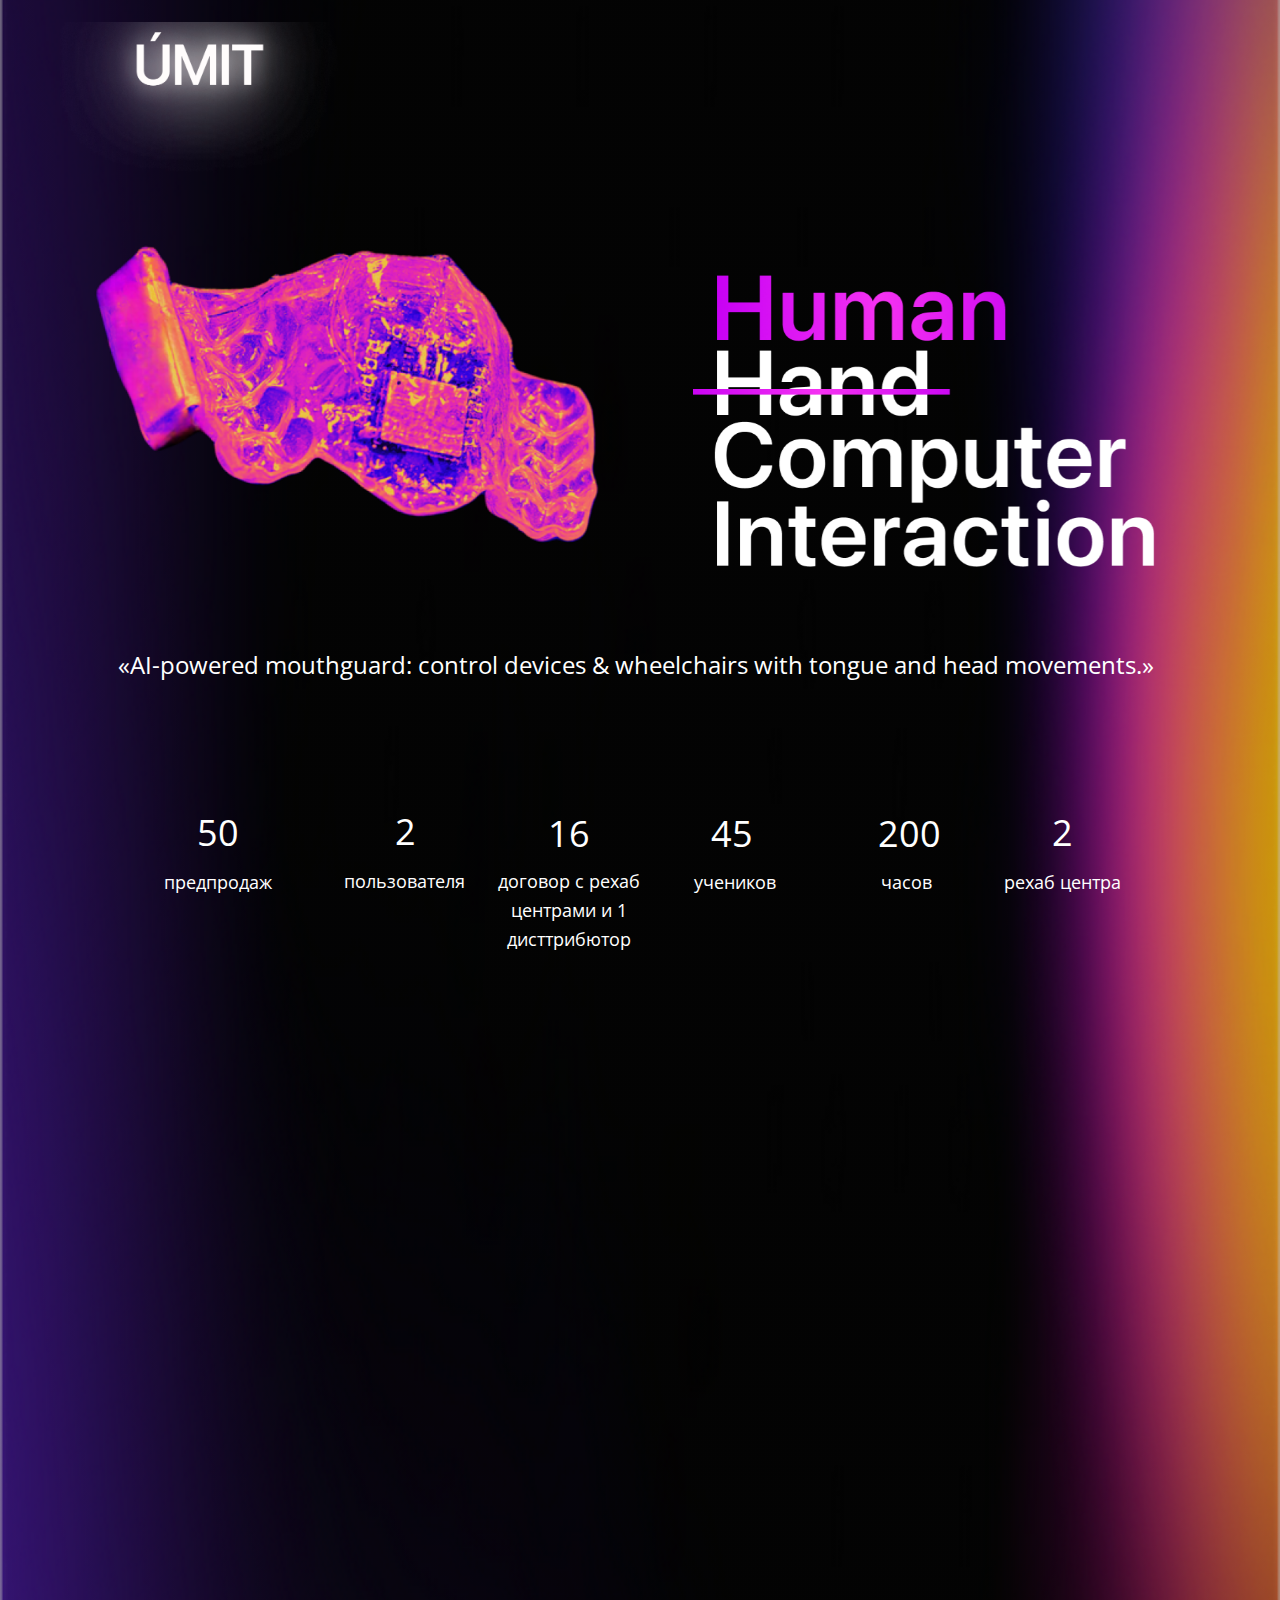
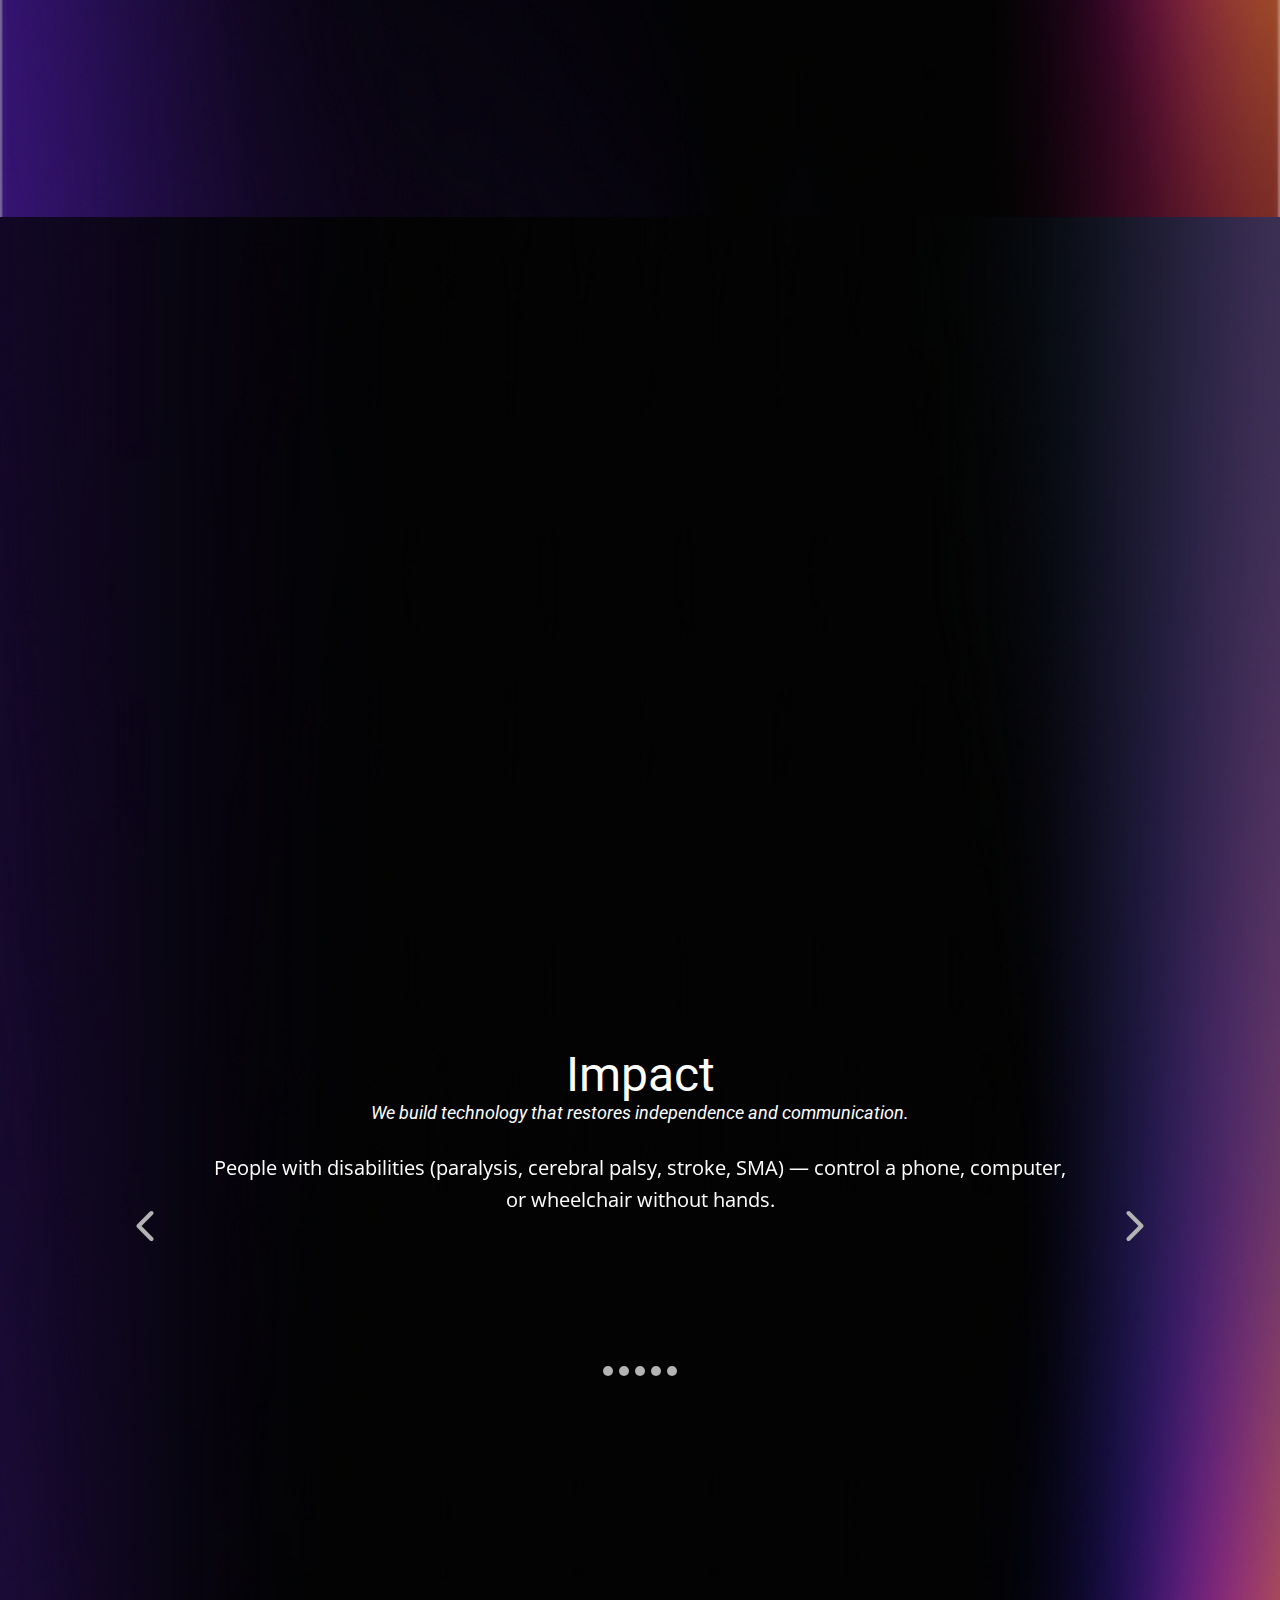
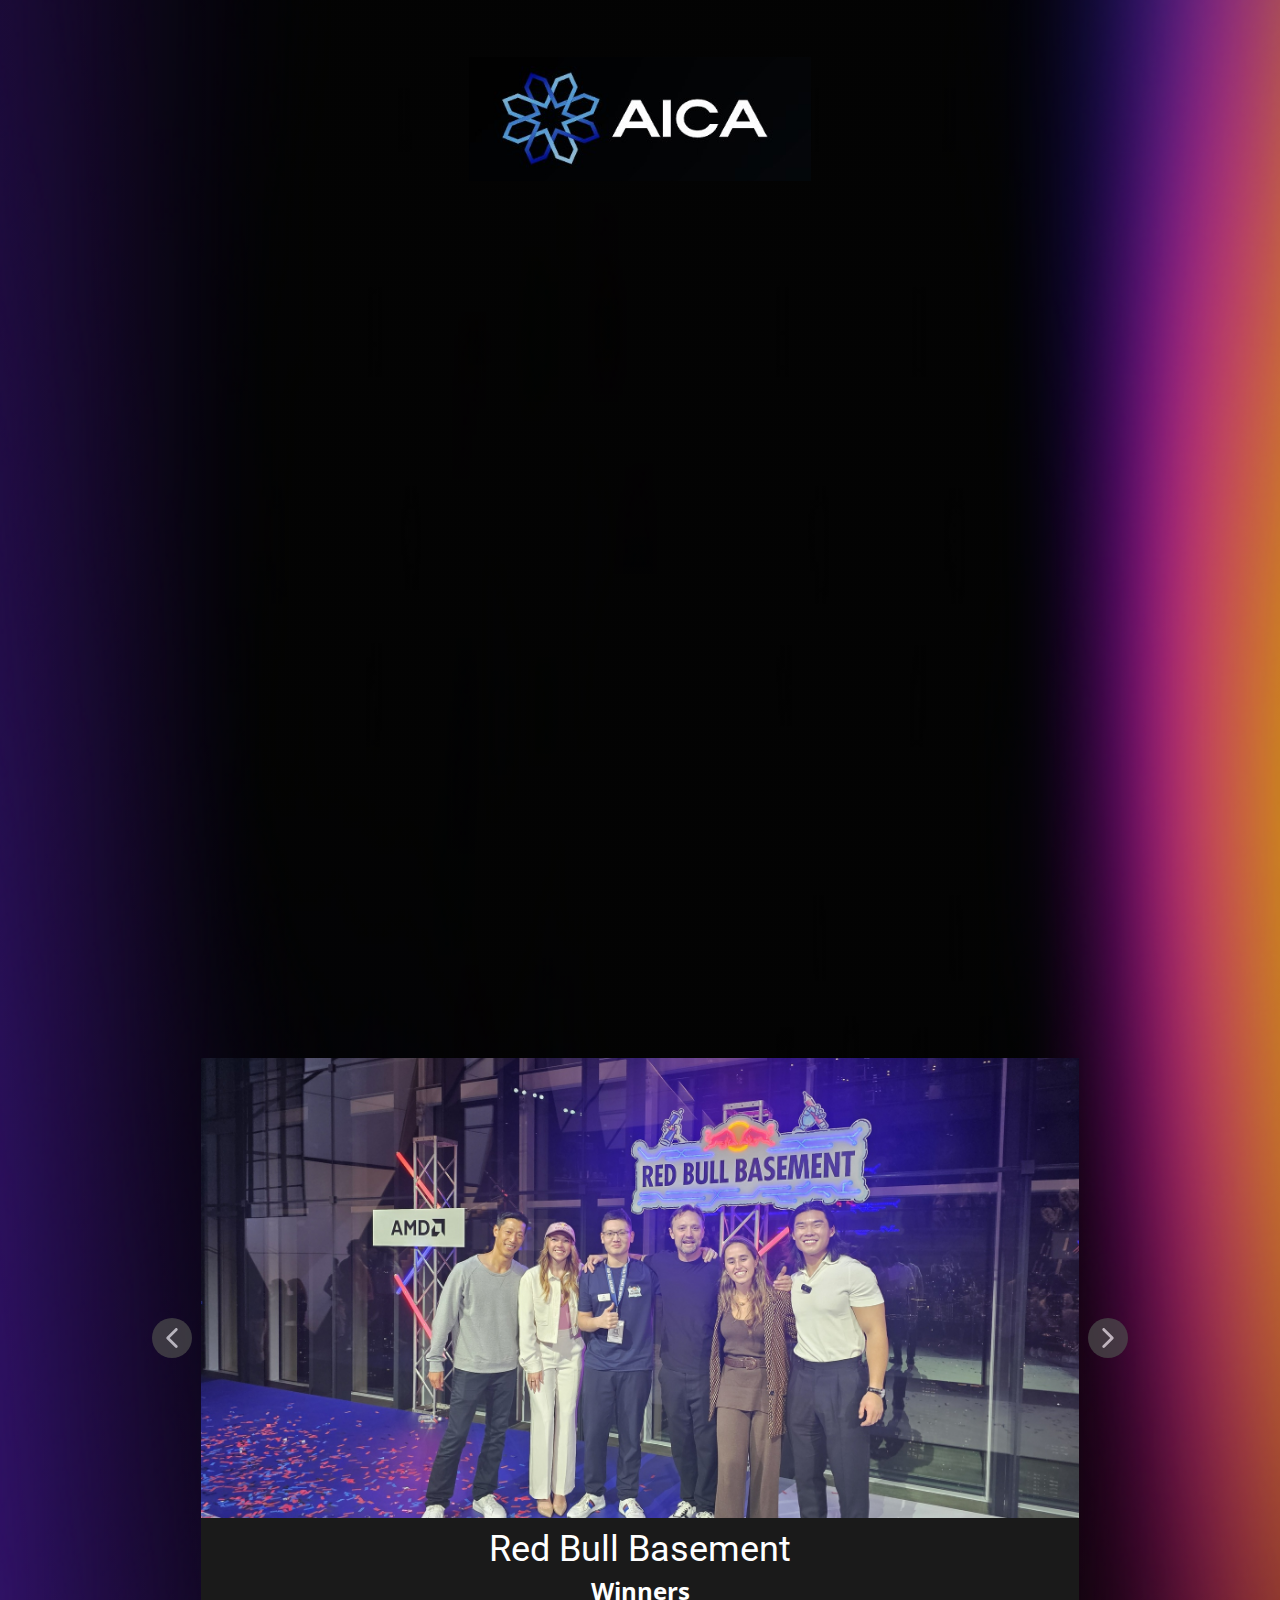
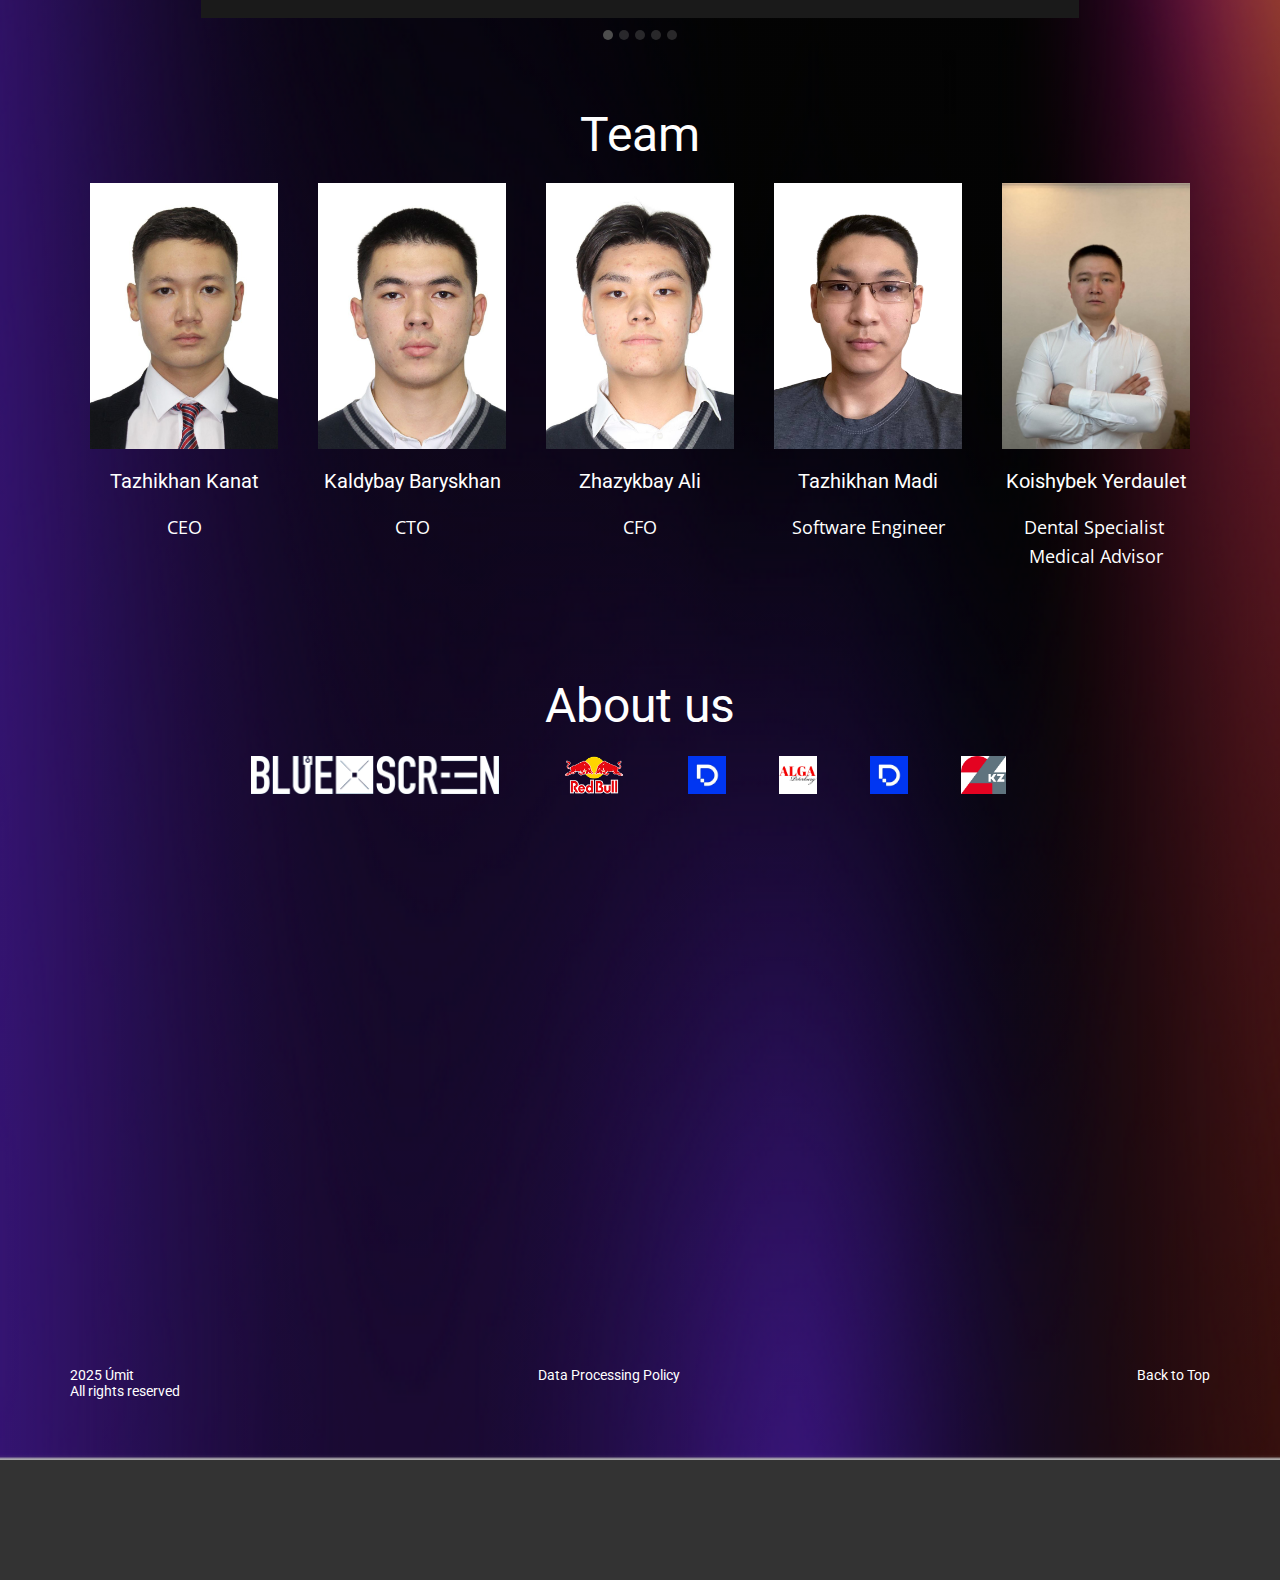
<file: index.html>
<!DOCTYPE html>
<html style="font-size: 16px;" lang="ru"><head>
    <meta name="viewport" content="width=device-width, initial-scale=1.0">
    <meta charset="utf-8">
    <meta name="keywords" content="ИНТУИТИВНЫЙ, Образец заголовка, Ваш дизайн — ваша страсть, Образец заголовка, Ключевая особенность, Образец заголовка, Тарифный план, Эмпайр Стейт Билдинг">
    <meta name="description" content="">
    <title>Main</title>
    <link rel="stylesheet" href="nicepage.css" media="screen">
<link rel="stylesheet" href="index.css" media="screen">
    <script class="u-script" type="text/javascript" src="jquery.js" defer=""></script>
    <script class="u-script" type="text/javascript" src="nicepage.js" defer=""></script>
    <meta name="generator" content="Nicepage 7.12.8, nicepage.com">
    
    
    
    
    <link id="u-page-google-font" rel="stylesheet" href="https://fonts.googleapis.com/css2?display=swap&amp;family=Roboto:ital,wght@0,100;0,200;0,300;0,400;0,500;0,600;0,700;0,800;0,900;1,100;1,200;1,300;1,400;1,500;1,600;1,700;1,800;1,900&amp;family=Open+Sans:ital,wght@0,300;0,400;0,500;0,600;0,700;0,800;1,300;1,400;1,500;1,600;1,700;1,800">
    <script type="application/ld+json">{
		"@context": "http://schema.org",
		"@type": "Organization",
		"name": "Site1",
		"logo": "images/MIT.png"
}</script>
    <meta name="theme-color" content="#478ac9">
    <meta property="og:title" content="Main">
    <meta property="og:description" content="">
    <meta property="og:type" content="website">
  <meta name="referrer" content="origin"><meta data-intl-tel-input-cdn-path="intlTelInput/"></head>
  <body data-home-page="Main.html" data-home-page-title="Main" data-path-to-root="./" data-include-products="false" class="u-body u-clearfix u-overlap u-overlap-contrast u-overlap-transparent u-xl-mode" data-lang="ru"><header class="u-clearfix u-header u-header" id="header"><div class="u-clearfix u-sheet u-valign-middle-lg u-valign-middle-md u-valign-middle-sm u-sheet-1">
        <a href="#" class="u-image u-logo u-image-1" data-image-width="822" data-image-height="410">
          <img src="images/MIT.png" class="u-logo-image u-logo-image-1">
        </a>
      </div></header>
    <section class="u-align-center u-clearfix u-image u-shading u-valign-top-md u-valign-top-sm u-valign-top-xs u-section-1" src="" id="sec-f2b1">
      <div class="u-clearfix u-sheet u-valign-bottom-lg u-valign-bottom-md u-valign-bottom-sm u-valign-bottom-xs u-sheet-1">
        <img class="custom-expanded u-image u-image-1" src="images/Clippathgroup1.png" data-image-width="1001" data-image-height="623" data-animation-name="customAnimationIn" data-animation-duration="1000" data-animation-delay="0" data-animation-out="0">
        <img class="u-image u-image-contain u-image-default u-image-2" src="images/Group5.png" alt="" data-image-width="707" data-image-height="428" data-animation-name="customAnimationIn" data-animation-duration="1000" data-animation-delay="0" data-animation-out="0">
        <p class="u-align-justify u-text u-text-body-alt-color u-text-1"> «AI-powered mouthguard: control devices &amp; wheelchairs with tongue and head movements.»</p>
        <p class="u-heading-font u-text u-text-2">16</p>
        <p class="u-heading-font u-text u-text-3"> 45</p>
        <p class="u-heading-font u-text u-text-4"> 200</p>
        <p class="u-heading-font u-text u-text-5"> 2</p>
        <p class="u-heading-font u-text u-text-6">50</p>
        <p class="u-heading-font u-text u-text-7">2</p>
        <p class="u-heading-font u-text u-text-8"> рехаб центра</p>
        <p class="u-heading-font u-text u-text-9">часов</p>
        <p class="u-heading-font u-text u-text-10"> учеников&nbsp;</p>
        <p class="u-heading-font u-text u-text-11"> пользователя</p>
        <p class="u-heading-font u-text u-text-12"> договор с рехаб центрами и 1 дисттрибютор</p>
        <p class="u-heading-font u-text u-text-13"> предпродаж</p>
        <h2 class="u-text u-text-14" data-animation-name="customAnimationIn" data-animation-duration="1000" data-animation-delay="0" data-animation-out="0"> Watch the&nbsp;​Úmit in Action</h2>
        <div class="u-border-3 u-border-grey-75 u-video u-video-contain u-video-1" data-animation-name="customAnimationIn" data-animation-duration="1000" data-animation-delay="0" data-animation-out="0">
          <div class="embed-responsive embed-responsive-1">
            <iframe style="position: absolute;top: 0;left: 0;width: 100%;height: 100%;" class="embed-responsive-item" src="https://www.youtube.com/embed/E_B3YuFCQE0?mute=0&amp;showinfo=0&amp;controls=1&amp;start=0" frameborder="0" allowfullscreen=""></iframe>
          </div>
        </div>
        <p class="u-text u-text-15" data-animation-name="customAnimationIn" data-animation-duration="1000" data-animation-delay="0" data-animation-out="0"> &nbsp; &nbsp; Úmit is an innovative startup in Assistive Technology.
Our product - an interactive mouthguard with a custom microchip and Al navigation - enables people with severe motor impairments to control digital devices and powered wheelchairs using only tongue and head movements. This is a step toward an inclusive future where technology gives equal opportunities.</p>
      </div>
    </section>
    <section class="u-align-center u-clearfix u-image u-shading u-valign-top-lg u-valign-top-md u-valign-top-sm u-valign-top-xs u-section-2" src="" id="sec-d992">
      <div class="u-clearfix u-sheet u-valign-bottom-lg u-valign-bottom-md u-valign-bottom-sm u-valign-bottom-xs u-sheet-1">
        <img class="u-image u-image-default u-image-1" src="images/Slide16_9-21.png" alt="" data-image-width="1920" data-image-height="1080" data-animation-name="customAnimationIn" data-animation-duration="1000" data-animation-delay="0" data-animation-out="0">
        <h2 class="u-text u-text-1">Impact<br><span style="font-size: 1.125rem;"></span><span style="font-size: 1.125rem; font-style: italic;">We build technology that restores independence and communication.</span>
          <br>
        </h2>
        <div id="carousel-78d5" data-interval="5000" data-u-ride="carousel" class="u-carousel u-slider u-slider-1">
          <ol class="u-absolute-hcenter u-carousel-indicators u-carousel-indicators-1">
            <li data-u-target="#carousel-78d5" class="u-active u-grey-30 u-shape-circle" data-u-slide-to="0" style="width: 10px; height: 10px;"></li>
            <li data-u-target="#carousel-78d5" class="u-grey-30 u-shape-circle" data-u-slide-to="1" style="width: 10px; height: 10px;"></li>
            <li data-u-target="#carousel-78d5" class="u-grey-30 u-shape-circle" data-u-slide-to="2" style="width: 10px; height: 10px;"></li>
            <li data-u-target="#carousel-78d5" class="u-grey-30 u-shape-circle" data-u-slide-to="3" style="width: 10px; height: 10px;"></li>
            <li data-u-target="#carousel-78d5" class="u-grey-30 u-shape-circle" data-u-slide-to="4" style="width: 10px; height: 10px;"></li>
          </ol>
          <div class="u-carousel-inner" role="listbox">
            <div class="u-active u-carousel-item u-container-align-center u-container-style u-slide">
              <div class="u-container-layout u-container-layout-1">
                <p class="u-align-center u-large-text u-text u-text-default u-text-variant u-text-2"> People with disabilities (paralysis, cerebral palsy, stroke, SMA) — control a phone, computer, or wheelchair without hands.</p>
              </div>
            </div>
            <div class="custom-expanded u-align-center u-carousel-item u-container-style u-slide">
              <div class="u-container-layout u-container-layout-2">
                <p class="u-align-center u-large-text u-text u-text-variant u-text-3"> Rehabilitation centers &amp; clinics — a modern tool for therapy and patient recovery.</p>
              </div>
            </div>
            <div class="custom-expanded u-align-center u-carousel-item u-container-style u-slide">
              <div class="u-container-layout u-container-layout-3">
                <p class="u-align-center u-large-text u-text u-text-variant u-text-4"> Education — students with special needs can study, play, and communicate equally.</p>
              </div>
            </div>
            <div class="custom-expanded u-align-center u-carousel-item u-container-style u-slide">
              <div class="u-container-layout u-container-layout-4">
                <p class="u-align-center u-large-text u-text u-text-variant u-text-5"> Healthcare &amp; research — hands-free control for surgeons, labs, and specialists in sterile environments.</p>
              </div>
            </div>
            <div class="custom-expanded u-align-center u-carousel-item u-container-style u-slide">
              <div class="u-container-layout u-container-layout-5">
                <p class="u-align-center u-large-text u-text u-text-variant u-text-6"> Extra markets: eSports / VR / aviation — new ways of control for games, VR, and pilot training.</p>
              </div>
            </div>
          </div>
          <a class="u-absolute-vcenter u-carousel-control u-carousel-control-prev u-text-grey-30 u-carousel-control-1" href="#carousel-78d5" role="button" data-u-slide="prev"><span aria-hidden="true">
              <svg viewBox="0 0 451.847 451.847"><path d="M97.141,225.92c0-8.095,3.091-16.192,9.259-22.366L300.689,9.27c12.359-12.359,32.397-12.359,44.751,0
c12.354,12.354,12.354,32.388,0,44.748L173.525,225.92l171.903,171.909c12.354,12.354,12.354,32.391,0,44.744
c-12.354,12.365-32.386,12.365-44.745,0l-194.29-194.281C100.226,242.115,97.141,234.018,97.141,225.92z"></path></svg></span><span class="sr-only">
              <svg viewBox="0 0 451.847 451.847"><path d="M97.141,225.92c0-8.095,3.091-16.192,9.259-22.366L300.689,9.27c12.359-12.359,32.397-12.359,44.751,0
c12.354,12.354,12.354,32.388,0,44.748L173.525,225.92l171.903,171.909c12.354,12.354,12.354,32.391,0,44.744
c-12.354,12.365-32.386,12.365-44.745,0l-194.29-194.281C100.226,242.115,97.141,234.018,97.141,225.92z"></path></svg></span>
          </a>
          <a class="u-absolute-vcenter u-carousel-control u-carousel-control-next u-text-grey-30 u-carousel-control-2" href="#carousel-78d5" role="button" data-u-slide="next"><span aria-hidden="true">
              <svg viewBox="0 0 451.846 451.847"><path d="M345.441,248.292L151.154,442.573c-12.359,12.365-32.397,12.365-44.75,0c-12.354-12.354-12.354-32.391,0-44.744
L278.318,225.92L106.409,54.017c-12.354-12.359-12.354-32.394,0-44.748c12.354-12.359,32.391-12.359,44.75,0l194.287,194.284
c6.177,6.18,9.262,14.271,9.262,22.366C354.708,234.018,351.617,242.115,345.441,248.292z"></path></svg></span><span class="sr-only">
              <svg viewBox="0 0 451.846 451.847"><path d="M345.441,248.292L151.154,442.573c-12.359,12.365-32.397,12.365-44.75,0c-12.354-12.354-12.354-32.391,0-44.744
L278.318,225.92L106.409,54.017c-12.354-12.359-12.354-32.394,0-44.748c12.354-12.359,32.391-12.359,44.75,0l194.287,194.284
c6.177,6.18,9.262,14.271,9.262,22.366C354.708,234.018,351.617,242.115,345.441,248.292z"></path></svg></span>
          </a>
        </div>
        <h2 class="u-text u-text-7" data-animation-name="customAnimationIn" data-animation-duration="1000" data-animation-delay="0" data-animation-out="0">Partners</h2>
        <div class="u-align-center u-clearfix u-group-elements u-group-elements-1">
          <img class="u-image u-image-contain u-image-default u-preserve-proportions u-image-2" src="images/Microsoft_Logo_128px1.png" alt="" data-image-width="73" data-image-height="73" data-animation-name="fadeIn" data-animation-duration="2000" data-animation-delay="0" data-animation-out="0">
          <img class="u-image u-image-contain u-image-default u-preserve-proportions u-image-3" src="images/RedBullRacingTeam1.png" alt="" data-image-width="147" data-image-height="68" data-animation-name="fadeIn" data-animation-duration="2000" data-animation-delay="0" data-animation-out="0">
          <img class="u-image u-image-default u-preserve-proportions u-image-4" src="images/AMD-Logo-Official1.png" alt="" data-image-width="240" data-image-height="65" data-animation-name="fadeIn" data-animation-duration="2000" data-animation-delay="0" data-animation-out="0">
          <img class="u-image u-image-contain u-image-default u-image-5" src="images/Samsung_logo_wordmark.svg1.png" alt="" data-image-width="329" data-image-height="56" data-animation-name="fadeIn" data-animation-duration="2000" data-animation-delay="0" data-animation-out="0">
        </div>
        <img class="u-image u-image-default u-image-6" src="images/28d0f862-e962-47e5-b60c-bb93970f8a46.jpeg" alt="" data-image-width="432" data-image-height="196">
        <h2 class="u-text u-text-8" data-animation-name="customAnimationIn" data-animation-duration="1000" data-animation-delay="0" data-animation-out="0">Specifications</h2>
        <img class="custom-expanded u-image u-image-default u-image-7" src="images/Group61.png" alt="" data-image-width="2007" data-image-height="1148" data-animation-name="customAnimationIn" data-animation-duration="2000" data-animation-delay="0" data-animation-out="0">
        <h2 class="u-text u-text-9" data-animation-name="customAnimationIn" data-animation-duration="1000" data-animation-delay="0" data-animation-out="0">Achievments</h2>
        <div class="u-carousel u-gallery u-layout-carousel u-lightbox u-no-transition u-show-text-always u-gallery-1" data-interval="5000" data-u-ride="carousel" id="carousel-be2b">
          <ol class="u-absolute-hcenter u-carousel-indicators u-carousel-indicators-2">
            <li data-u-target="#carousel-be2b" data-u-slide-to="0" class="u-active u-grey-70 u-shape-circle" style="width: 10px; height: 10px;"></li>
            <li data-u-target="#carousel-be2b" data-u-slide-to="1" class="u-grey-70 u-shape-circle" style="width: 10px; height: 10px;"></li>
            <li data-u-target="#carousel-be2b" data-u-slide-to="2" class="u-grey-70 u-shape-circle" style="width: 10px; height: 10px;"></li>
            <li data-u-target="#carousel-be2b" data-u-slide-to="3" class="u-grey-70 u-shape-circle" style="width: 10px; height: 10px;"></li>
            <li data-u-target="#carousel-be2b" data-u-slide-to="4" class="u-grey-70 u-shape-circle" style="width: 10px; height: 10px;"></li>
          </ol>
          <div class="u-carousel-inner u-gallery-inner u-gallery-inner-1" role="listbox">
            <div class="u-active u-carousel-item u-gallery-item">
              <div class="u-back-slide" data-image-width="4000" data-image-height="3000">
                <img class="u-back-image u-expanded" src="images/20241205_192705.jpg">
              </div>
              <div class="u-grey-90 u-over-slide u-over-slide-1">
                <h3 class="u-gallery-heading">Red Bull Basement</h3>
                <p class="u-gallery-text" style="font-size: 1.5rem; font-weight: 700;">Winners</p>
              </div>
            </div>
            <div class="u-carousel-item u-gallery-item u-carousel-item-7" data-image-width="1280" data-image-height="766">
              <div class="u-back-slide">
                <img class="u-back-image u-expanded" src="images/384c6587-0163-47ab-99cb-fc4f130ca07c.jpeg" alt="Samsung Solve For Tommorow">
              </div>
              <div class="u-grey-90 u-over-slide u-over-slide-2">
                <h3 class="u-gallery-heading">Samsung Solve For Tommorow</h3>
                <p class="u-gallery-text" style="font-size: 1.5rem; font-weight: 700;">3rd Place</p>
              </div>
              <style data-mode="XL" data-visited="true"></style>
              <style data-mode="LG"></style>
              <style data-mode="MD"></style>
              <style data-mode="SM"></style>
              <style data-mode="XS"></style>
            </div>
            <div class="u-carousel-item u-gallery-item u-carousel-item-8" data-image-width="1060" data-image-height="708">
              <div class="u-back-slide">
                <img class="u-back-image u-expanded" src="images/ce3e0559-973f-4ff1-887e-7f696f5e6adb.jpeg" alt="Infomatrix Asia 2025">
              </div>
              <div class="u-grey-90 u-over-slide u-over-slide-3">
                <h3 class="u-gallery-heading">Infomatrix Asia 2025</h3>
                <p class="u-gallery-text" style="font-size: 1.5rem; font-weight: 700;">2 Gold Medals</p>
              </div>
              <style data-mode="XL" data-visited="true"></style>
              <style data-mode="LG"></style>
              <style data-mode="MD"></style>
              <style data-mode="SM"></style>
              <style data-mode="XS"></style>
            </div>
            <div class="u-carousel-item u-gallery-item u-carousel-item-9" data-image-width="960" data-image-height="1280">
              <div class="u-back-slide" data-image-width="601" data-image-height="800">
                <img class="u-back-image u-expanded u-back-image-4" src="images/55f26d80-7168-4a75-918d-679ea91ea6b2.jpeg" alt="Infomatrix Asia 2025">
              </div>
              <div class="u-grey-90 u-over-slide u-over-slide-4">
                <h3 class="u-gallery-heading">Infomatrix Asia 2025</h3>
                <p class="u-gallery-text" style="font-size: 1.5rem; font-weight: 700;">2 Gold Medals</p>
              </div>
              <style data-mode="XL" data-visited="true"></style>
              <style data-mode="LG"></style>
              <style data-mode="MD"></style>
              <style data-mode="SM"></style>
              <style data-mode="XS"></style>
            </div>
            <div class="u-carousel-item u-gallery-item u-carousel-item-10">
              <div class="u-back-slide" data-image-width="1272" data-image-height="848">
                <img class="u-back-image u-expanded u-back-image-5" src="images/aa97b716-f35e-4835-b8f6-880889abf811.jpeg">
              </div>
              <div class="u-grey-90 u-over-slide u-over-slide-5">
                <h3 class="u-gallery-heading">Aica Awards 2025</h3>
                <p class="u-gallery-text" style="font-size: 1.5rem; font-weight: 700;">Best AI startup</p>
              </div>
            </div>
          </div>
          <a class="u-absolute-vcenter u-carousel-control u-carousel-control-prev u-grey-70 u-icon-circle u-opacity u-opacity-70 u-spacing-10 u-text-white u-carousel-control-3" href="#carousel-be2b" role="button" data-u-slide="prev"><span aria-hidden="true">
              <svg viewBox="0 0 451.847 451.847"><path d="M97.141,225.92c0-8.095,3.091-16.192,9.259-22.366L300.689,9.27c12.359-12.359,32.397-12.359,44.751,0
c12.354,12.354,12.354,32.388,0,44.748L173.525,225.92l171.903,171.909c12.354,12.354,12.354,32.391,0,44.744
c-12.354,12.365-32.386,12.365-44.745,0l-194.29-194.281C100.226,242.115,97.141,234.018,97.141,225.92z"></path></svg></span><span class="sr-only">
              <svg viewBox="0 0 451.847 451.847"><path d="M97.141,225.92c0-8.095,3.091-16.192,9.259-22.366L300.689,9.27c12.359-12.359,32.397-12.359,44.751,0
c12.354,12.354,12.354,32.388,0,44.748L173.525,225.92l171.903,171.909c12.354,12.354,12.354,32.391,0,44.744
c-12.354,12.365-32.386,12.365-44.745,0l-194.29-194.281C100.226,242.115,97.141,234.018,97.141,225.92z"></path></svg></span>
          </a>
          <a class="u-absolute-vcenter u-carousel-control u-carousel-control-next u-grey-70 u-icon-circle u-opacity u-opacity-70 u-spacing-10 u-text-white u-carousel-control-4" href="#carousel-be2b" role="button" data-u-slide="next"><span aria-hidden="true">
              <svg viewBox="0 0 451.846 451.847"><path d="M345.441,248.292L151.154,442.573c-12.359,12.365-32.397,12.365-44.75,0c-12.354-12.354-12.354-32.391,0-44.744
L278.318,225.92L106.409,54.017c-12.354-12.359-12.354-32.394,0-44.748c12.354-12.359,32.391-12.359,44.75,0l194.287,194.284
c6.177,6.18,9.262,14.271,9.262,22.366C354.708,234.018,351.617,242.115,345.441,248.292z"></path></svg></span><span class="sr-only">
              <svg viewBox="0 0 451.846 451.847"><path d="M345.441,248.292L151.154,442.573c-12.359,12.365-32.397,12.365-44.75,0c-12.354-12.354-12.354-32.391,0-44.744
L278.318,225.92L106.409,54.017c-12.354-12.359-12.354-32.394,0-44.748c12.354-12.359,32.391-12.359,44.75,0l194.287,194.284
c6.177,6.18,9.262,14.271,9.262,22.366C354.708,234.018,351.617,242.115,345.441,248.292z"></path></svg></span>
          </a>
        </div>
        <p class="u-custom-font u-heading-font u-text u-text-10">Team </p>
        <div class="u-expanded-width u-list u-list-1">
          <div class="u-repeater u-repeater-1">
            <div class="u-align-center u-container-align-center u-container-style u-list-item u-repeater-item">
              <div class="u-container-layout u-similar-container u-valign-top u-container-layout-6">
                <img alt="" class="u-expanded-width u-image u-image-default u-image-8" data-image-width="709" data-image-height="945" src="images/photo_6149838460417067121_y.jpg">
                <h5 class="u-text u-text-11">Tazhikhan Kanat</h5>
                <p class="u-text u-text-12">CEO</p>
              </div>
            </div>
            <div class="u-align-center u-container-align-center u-container-style u-list-item u-repeater-item">
              <div class="u-container-layout u-similar-container u-valign-top u-container-layout-7">
                <img alt="" class="u-expanded-width u-image u-image-default u-image-9" data-image-width="709" data-image-height="945" src="images/photo_6149838460417067122_y.jpg">
                <h5 class="u-text u-text-13">Kaldybay Baryskhan</h5>
                <p class="u-text u-text-14">CTO</p>
              </div>
            </div>
            <div class="u-align-center u-container-align-center u-container-style u-list-item u-repeater-item">
              <div class="u-container-layout u-similar-container u-valign-top u-container-layout-8">
                <img alt="" class="u-expanded-width u-image u-image-default u-image-10" data-image-width="709" data-image-height="945" src="images/photo_6149838460417067123_y.jpg">
                <h5 class="u-text u-text-15">Zhazykbay Ali</h5>
                <p class="u-text u-text-16">CFO</p>
              </div>
            </div>
            <div class="u-align-center u-container-align-center u-container-style u-list-item u-repeater-item">
              <div class="u-container-layout u-similar-container u-valign-top u-container-layout-9">
                <img alt="" class="u-expanded-width u-image u-image-default u-image-11" data-image-width="720" data-image-height="1280" src="images/6e0c6f5d-1cc5-453c-818d-b82899022695.png">
                <h5 class="u-text u-text-17">Tazhikhan Madi</h5>
                <p class="u-text u-text-18">Software Engineer </p>
              </div>
            </div>
            <div class="u-align-center u-container-align-center u-container-style u-list-item u-repeater-item">
              <div class="u-container-layout u-similar-container u-valign-top u-container-layout-10">
                <img alt="" class="u-expanded-width u-image u-image-default u-image-12" data-image-width="960" data-image-height="1280" src="images/photo_5287384713570417196_y1.jpg">
                <h5 class="u-text u-text-19">Koishybek Yerdaulet</h5>
                <p class="u-text u-text-20"> Dental Specialist&nbsp; Medical Advisor</p>
              </div>
            </div>
          </div>
        </div>
        <p class="u-custom-font u-heading-font u-text u-text-21">About us </p>
        <div class="u-social-icons u-social-icons-1">
          <a class="u-social-url" target="_blank" data-type="Custom" title="Custom" href="https://bluescreen.kz/kak-kazakhstanskii-startap-umit-pokoril-tsientralnuiu-aziiu-i-stal-lidierom-v-sfierie-ii/"><span class="u-file-icon u-icon u-social-custom u-social-icon u-icon-1"><img src="images/021f8dd5-c3a9-44a7-89c9-b71058d7f66a.png" alt=""></span>
          </a>
          <a class="u-social-url" target="_blank" data-type="Custom" title="Custom" href="https://www.redbull.com/kz-ru/red-bull-basement-kazakhstan-2024-winners"><span class="u-file-icon u-icon u-social-custom u-social-icon u-icon-2"><img src="images/RedBullRacingTeam1.png" alt=""></span>
          </a>
          <a class="u-social-url" target="_blank" data-type="Custom" title="Custom" href="https://digitalbusiness.kz/2025-04-09/startap-iz-kazahstana-stal-luchshim-ii-proektom-tsentralnoy-azii-vot-kak-im-eto-udalos/"><span class="u-file-icon u-icon u-social-custom u-social-icon u-icon-3"><img src="images/bab2a438-af56-44d7-a2db-6102e7ccaeac.jpeg" alt=""></span>
          </a>
          <a class="u-social-url" target="_blank" data-type="Custom" title="Custom" href="https://www.instagram.com/share/reel/BAaaT4Vor4"><span class="u-file-icon u-icon u-social-custom u-social-icon u-icon-4"><img src="images/images1.png" alt=""></span>
          </a>
          <a class="u-social-url" target="_blank" data-type="Custom" title="Custom" href="https://digitalbusiness.kz/2025-01-27/upravlyat-invalidnoy-kolyaskoy-irabotat-udalenno-shkolniki-iztaraza-sozdali-intellektualnuyu-kapu-dlya-lyudey-sogranichennimi-vozmozhnostyami/"><span class="u-file-icon u-icon u-social-custom u-social-icon u-icon-5"><img src="images/bab2a438-af56-44d7-a2db-6102e7ccaeac.jpeg" alt=""></span>
          </a>
          <a class="u-social-url" target="_blank" data-type="Custom" title="Custom" href=""><span class="u-file-icon u-icon u-social-custom u-social-icon u-icon-6"><img src="images/8b4c87e6-2776-4ec6-a60b-bf770523367a.jpeg" alt=""></span>
          </a>
        </div>
        <div class="data-layout-selected u-clearfix u-expanded-width u-layout-wrap u-layout-wrap-1">
          <div class="u-layout">
            <div class="u-layout-row">
              <div class="u-align-left u-container-style u-layout-cell u-left-cell u-shape-rectangle u-size-36 u-layout-cell-1" data-animation-name="customAnimationIn" data-animation-duration="1000" data-animation-delay="0" data-animation-out="0">
                <div class="u-container-layout u-container-layout-11">
                  <h2 class="u-align-left u-text u-text-default u-text-22">Link to the patent</h2>
                  <a href="https://drive.google.com/drive/folders/1oTkOcCDxORPTlK9z3zgtdi7FGFOM8gok" class="u-align-left u-btn u-button-style u-white u-btn-1" title="link to the file">Patent File </a>
                  <h2 class="u-align-left u-text u-text-default u-text-23">Contact us </h2>
                  <div class="u-social-icons u-social-icons-2">
                    <a class="u-social-url" title="instagram" target="_blank" href="https://www.instagram.com/discoverumit/"><span class="u-icon u-social-icon u-social-instagram u-text-white"><svg class="u-svg-link" preserveAspectRatio="xMidYMin slice" viewBox="0 0 112 112" style=""><use xmlns:xlink="http://www.w3.org/1999/xlink" xlink:href="#svg-9d85"></use></svg><svg class="u-svg-content" viewBox="0 0 112 112" x="0" y="0" id="svg-9d85"><path fill="currentColor" d="M55.9,32.9c-12.8,0-23.2,10.4-23.2,23.2s10.4,23.2,23.2,23.2s23.2-10.4,23.2-23.2S68.7,32.9,55.9,32.9z
	 M55.9,69.4c-7.4,0-13.3-6-13.3-13.3c-0.1-7.4,6-13.3,13.3-13.3s13.3,6,13.3,13.3C69.3,63.5,63.3,69.4,55.9,69.4z"></path><path fill="#FFFFFF" d="M79.7,26.8c-3,0-5.4,2.5-5.4,5.4s2.5,5.4,5.4,5.4c3,0,5.4-2.5,5.4-5.4S82.7,26.8,79.7,26.8z"></path><path fill="currentColor" d="M78.2,11H33.5C21,11,10.8,21.3,10.8,33.7v44.7c0,12.6,10.2,22.8,22.7,22.8h44.7c12.6,0,22.7-10.2,22.7-22.7
	V33.7C100.8,21.1,90.6,11,78.2,11z M91,78.4c0,7.1-5.8,12.8-12.8,12.8H33.5c-7.1,0-12.8-5.8-12.8-12.8V33.7
	c0-7.1,5.8-12.8,12.8-12.8h44.7c7.1,0,12.8,5.8,12.8,12.8V78.4z"></path></svg></span>
                    </a>
                    <a class="u-social-url" target="_blank" data-type="Custom" title="Custom" href="mailto:info.umit_tech@mail.ru"><span class="u-file-icon u-icon u-social-custom u-social-icon u-text-white u-icon-8"><img src="images/image-removebg-preview-13c47556.png" alt=""></span>
                    </a>
                    <a class="u-social-url" target="_blank" data-type="Custom" title="Custom" href="tel:87477652597"><span class="u-file-icon u-icon u-social-custom u-social-icon u-text-white u-icon-9"><img src="images/597177-0dd7f1f5.png" alt=""></span>
                    </a>
                  </div>
                </div>
              </div>
              <div class="u-align-right u-container-style u-layout-cell u-right-cell u-shape-rectangle u-size-24 u-layout-cell-2" data-animation-name="customAnimationIn" data-animation-duration="1000" data-animation-delay="0" data-animation-out="0">
                <div class="u-container-layout u-valign-middle u-container-layout-12">
                  <div class="custom-expanded u-form u-grey-5 u-radius-50 u-form-1">
                    <form action="https://forms.nicepagesrv.com/v2/form/process" class="u-clearfix u-form-spacing-20 u-form-vertical u-inner-form" source="email" name="form" style="padding: 30px;">
                      <div class="u-form-group u-form-name">
                        <label for="name-b064" class="u-label">Name</label>
                        <input type="text" placeholder="Enter your Name" id="name-b064" name="name" class="u-border-none u-input u-input-rectangle u-radius-20" required="">
                      </div>
                      <div class="u-form-email u-form-group">
                        <label for="email-b064" class="u-label">Email</label>
                        <input type="email" placeholder="Enter a valid email address" id="email-b064" name="email" class="u-border-none u-input u-input-rectangle u-radius-20" required="">
                      </div>
                      <div class="u-form-group u-form-message">
                        <label for="message-b064" class="u-label">Message</label>
                        <textarea placeholder="Enter your message" rows="4" cols="50" id="message-b064" name="message" class="u-border-none u-input u-input-rectangle u-radius-20" required=""></textarea>
                      </div>
                      <div class="u-align-left u-form-group u-form-submit">
                        <a href="#" class="u-btn u-btn-submit u-button-style u-radius-30">Try It</a>
                        <input type="submit" value="submit" class="u-form-control-hidden">
                      </div>
                      <div class="u-form-send-message u-form-send-success">Спасибо! Ваше сообщение отправлено.</div>
                      <div class="u-form-send-error u-form-send-message">Отправка не удалась. Пожалуйста, исправьте ошибки и попробуйте еще раз.</div>
                      <input type="hidden" value="" name="recaptchaResponse">
                      <input type="hidden" name="formServices" value="16ef1233-869d-bc2f-0889-14860749b736">
                    </form>
                  </div>
                </div>
              </div>
            </div>
          </div>
        </div>
        <h5 class="u-align-left u-text u-text-24">Data Processing Policy </h5>
        <h5 class="u-align-right u-text u-text-25">
          <a class="u-active-none u-border-none u-btn u-button-link u-button-style u-hover-none u-none u-text-white u-btn-3" href="./" data-page-id="243108490" title="Main">Back to Top</a>
        </h5>
        <h5 class="u-align-left u-text u-text-26">2025&nbsp;Úmit<br>All rights reserved
        </h5>
      </div>
    </section>
    
    
    
    <footer class="u-align-center u-clearfix u-container-align-center u-footer u-grey-80 u-footer" id="footer"><div class="u-clearfix u-sheet u-sheet-1"></div></footer>
  
</body></html>
</file>
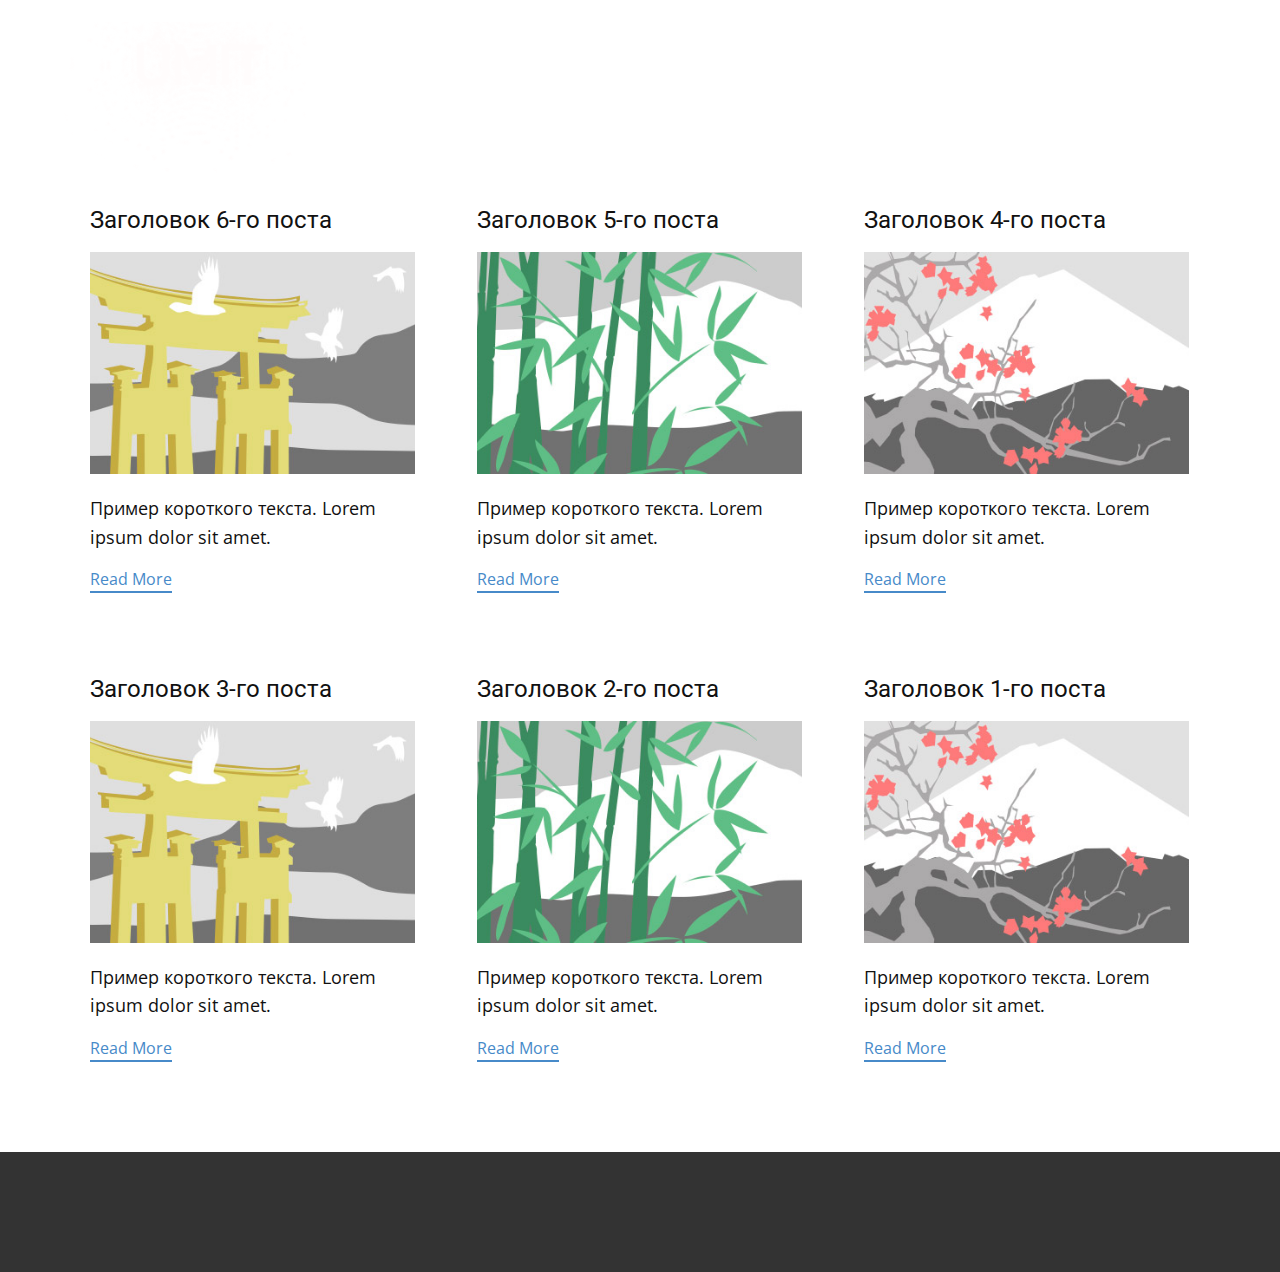
<file: blog/blog.html>
<!DOCTYPE html>
<html style="font-size: 16px;" lang="ru"><head>
    <meta name="viewport" content="width=device-width, initial-scale=1.0">
    <meta charset="utf-8">
    <meta name="keywords" content="">
    <meta name="description" content="">
    <title>Блог</title>
    <link rel="stylesheet" href="../nicepage.css" media="screen">
<link rel="stylesheet" href="../Blog-Template.css" media="screen">
    <script class="u-script" type="text/javascript" src="../jquery.js" defer=""></script>
    <script class="u-script" type="text/javascript" src="../nicepage.js" defer=""></script>
    <meta name="generator" content="Nicepage 7.12.8, nicepage.com">
    
    
    
    <link id="u-page-google-font" rel="stylesheet" href="https://fonts.googleapis.com/css2?display=swap&amp;family=Roboto:ital,wght@0,100;0,200;0,300;0,400;0,500;0,600;0,700;0,800;0,900;1,100;1,200;1,300;1,400;1,500;1,600;1,700;1,800;1,900&amp;family=Open+Sans:ital,wght@0,300;0,400;0,500;0,600;0,700;0,800;1,300;1,400;1,500;1,600;1,700;1,800">
    <script type="application/ld+json">{
		"@context": "http://schema.org",
		"@type": "Organization",
		"name": "Site1",
		"logo": "images/MIT.png"
}</script>
    <meta name="theme-color" content="#478ac9">
  <meta data-intl-tel-input-cdn-path="intlTelInput/"></head>
  <body data-path-to-root="../" data-include-products="false" class="u-body u-xl-mode" data-lang="ru"><header class="u-clearfix u-header u-header" id="header"><div class="u-clearfix u-sheet u-valign-middle-lg u-valign-middle-md u-valign-middle-sm u-sheet-1">
        <a href="#" class="u-image u-logo u-image-1" data-image-width="822" data-image-height="410">
          <img src="../images/MIT.png" class="u-logo-image u-logo-image-1">
        </a>
      </div></header>
    <section class="u-clearfix u-section-1" id="block-1">
      <div class="u-clearfix u-sheet u-valign-middle u-sheet-1"><!--blog--><!--blog_options_json--><!--{"type":"Recent","source":"","tags":"","count":""}--><!--/blog_options_json-->
        <div class="u-blog u-expanded-width u-repeater u-repeater-1" data-blog-id="blog-1"><!--blog_post-->
          <div class="u-blog-post u-container-style u-repeater-item u-white u-repeater-item-1">
            <div class="u-container-layout u-similar-container u-valign-top u-container-layout-1"><!--blog_post_header-->
              <h4 class="u-blog-control u-text u-text-1">
                <a class="u-post-header-link" href="../blog/пост-5.html">Заголовок 6-го поста</a>
              </h4><!--/blog_post_header--><!--blog_post_image-->
              <img alt="" class="u-blog-control u-expanded-width u-image u-image-default u-image-1" src="../images/8ad73f3c.jpeg" data-href="../blog/пост-5.html"><!--/blog_post_image--><!--blog_post_content-->
              <div class="u-blog-control u-post-content u-text u-text-2 fr-view">Пример короткого текста. Lorem ipsum dolor sit amet.</div><!--/blog_post_content--><!--blog_post_readmore-->
              <a href="../blog/пост-5.html" class="u-blog-control u-border-2 u-border-palette-1-base u-btn u-btn-rectangle u-button-style u-none u-btn-1"><!--blog_post_readmore_content--><!--options_json--><!--{"content":"Read More","defaultValue":"Читать дальше"}--><!--/options_json-->Read More<!--/blog_post_readmore_content--></a><!--/blog_post_readmore-->
            </div>
          </div><div class="u-blog-post u-container-style u-repeater-item u-video-cover u-white">
            <div class="u-container-layout u-similar-container u-valign-top u-container-layout-2"><!--blog_post_header-->
              <h4 class="u-blog-control u-text u-text-3">
                <a class="u-post-header-link" href="../blog/пост-4.html">Заголовок 5-го поста</a>
              </h4><!--/blog_post_header--><!--blog_post_image-->
              <img alt="" class="u-blog-control u-expanded-width u-image u-image-default u-image-2" src="../images/68f64b9d.jpeg" data-href="../blog/пост-4.html"><!--/blog_post_image--><!--blog_post_content-->
              <div class="u-blog-control u-post-content u-text u-text-4 fr-view">Пример короткого текста. Lorem ipsum dolor sit amet.</div><!--/blog_post_content--><!--blog_post_readmore-->
              <a href="../blog/пост-4.html" class="u-blog-control u-border-2 u-border-palette-1-base u-btn u-btn-rectangle u-button-style u-none u-btn-2"><!--blog_post_readmore_content--><!--options_json--><!--{"content":"Read More","defaultValue":"Читать дальше"}--><!--/options_json-->Read More<!--/blog_post_readmore_content--></a><!--/blog_post_readmore-->
            </div>
          </div><div class="u-blog-post u-container-style u-repeater-item u-video-cover u-white">
            <div class="u-container-layout u-similar-container u-valign-top u-container-layout-3"><!--blog_post_header-->
              <h4 class="u-blog-control u-text u-text-5">
                <a class="u-post-header-link" href="../blog/пост-3.html">Заголовок 4-го поста</a>
              </h4><!--/blog_post_header--><!--blog_post_image-->
              <img alt="" class="u-blog-control u-expanded-width u-image u-image-default u-image-3" src="../images/0fd3416c.jpeg" data-href="../blog/пост-3.html"><!--/blog_post_image--><!--blog_post_content-->
              <div class="u-blog-control u-post-content u-text u-text-6 fr-view">Пример короткого текста. Lorem ipsum dolor sit amet.</div><!--/blog_post_content--><!--blog_post_readmore-->
              <a href="../blog/пост-3.html" class="u-blog-control u-border-2 u-border-palette-1-base u-btn u-btn-rectangle u-button-style u-none u-btn-3"><!--blog_post_readmore_content--><!--options_json--><!--{"content":"Read More","defaultValue":"Читать дальше"}--><!--/options_json-->Read More<!--/blog_post_readmore_content--></a><!--/blog_post_readmore-->
            </div>
          </div><div class="u-blog-post u-container-style u-repeater-item u-white u-repeater-item-1">
            <div class="u-container-layout u-similar-container u-valign-top u-container-layout-1"><!--blog_post_header-->
              <h4 class="u-blog-control u-text u-text-1">
                <a class="u-post-header-link" href="../blog/пост-2.html">Заголовок 3-го поста</a>
              </h4><!--/blog_post_header--><!--blog_post_image-->
              <img alt="" class="u-blog-control u-expanded-width u-image u-image-default u-image-1" src="../images/8ad73f3c.jpeg" data-href="../blog/пост-2.html"><!--/blog_post_image--><!--blog_post_content-->
              <div class="u-blog-control u-post-content u-text u-text-2 fr-view">Пример короткого текста. Lorem ipsum dolor sit amet.</div><!--/blog_post_content--><!--blog_post_readmore-->
              <a href="../blog/пост-2.html" class="u-blog-control u-border-2 u-border-palette-1-base u-btn u-btn-rectangle u-button-style u-none u-btn-1"><!--blog_post_readmore_content--><!--options_json--><!--{"content":"Read More","defaultValue":"Читать дальше"}--><!--/options_json-->Read More<!--/blog_post_readmore_content--></a><!--/blog_post_readmore-->
            </div>
          </div><div class="u-blog-post u-container-style u-repeater-item u-video-cover u-white">
            <div class="u-container-layout u-similar-container u-valign-top u-container-layout-2"><!--blog_post_header-->
              <h4 class="u-blog-control u-text u-text-3">
                <a class="u-post-header-link" href="../blog/пост-1.html">Заголовок 2-го поста</a>
              </h4><!--/blog_post_header--><!--blog_post_image-->
              <img alt="" class="u-blog-control u-expanded-width u-image u-image-default u-image-2" src="../images/68f64b9d.jpeg" data-href="../blog/пост-1.html"><!--/blog_post_image--><!--blog_post_content-->
              <div class="u-blog-control u-post-content u-text u-text-4 fr-view">Пример короткого текста. Lorem ipsum dolor sit amet.</div><!--/blog_post_content--><!--blog_post_readmore-->
              <a href="../blog/пост-1.html" class="u-blog-control u-border-2 u-border-palette-1-base u-btn u-btn-rectangle u-button-style u-none u-btn-2"><!--blog_post_readmore_content--><!--options_json--><!--{"content":"Read More","defaultValue":"Читать дальше"}--><!--/options_json-->Read More<!--/blog_post_readmore_content--></a><!--/blog_post_readmore-->
            </div>
          </div><div class="u-blog-post u-container-style u-repeater-item u-video-cover u-white">
            <div class="u-container-layout u-similar-container u-valign-top u-container-layout-3"><!--blog_post_header-->
              <h4 class="u-blog-control u-text u-text-5">
                <a class="u-post-header-link" href="../blog/пост.html">Заголовок 1-го поста</a>
              </h4><!--/blog_post_header--><!--blog_post_image-->
              <img alt="" class="u-blog-control u-expanded-width u-image u-image-default u-image-3" src="../images/0fd3416c.jpeg" data-href="../blog/пост.html"><!--/blog_post_image--><!--blog_post_content-->
              <div class="u-blog-control u-post-content u-text u-text-6 fr-view">Пример короткого текста. Lorem ipsum dolor sit amet.</div><!--/blog_post_content--><!--blog_post_readmore-->
              <a href="../blog/пост.html" class="u-blog-control u-border-2 u-border-palette-1-base u-btn u-btn-rectangle u-button-style u-none u-btn-3"><!--blog_post_readmore_content--><!--options_json--><!--{"content":"Read More","defaultValue":"Читать дальше"}--><!--/options_json-->Read More<!--/blog_post_readmore_content--></a><!--/blog_post_readmore-->
            </div>
          </div><!--/blog_post--><!--blog_post-->
          <!--/blog_post--><!--blog_post-->
          <!--/blog_post-->
        </div><!--/blog-->
      </div>
    </section>
    
    
    
    <footer class="u-align-center u-clearfix u-container-align-center u-footer u-grey-80 u-footer" id="footer"><div class="u-clearfix u-sheet u-sheet-1"></div></footer>
  
</body></html>
</file>
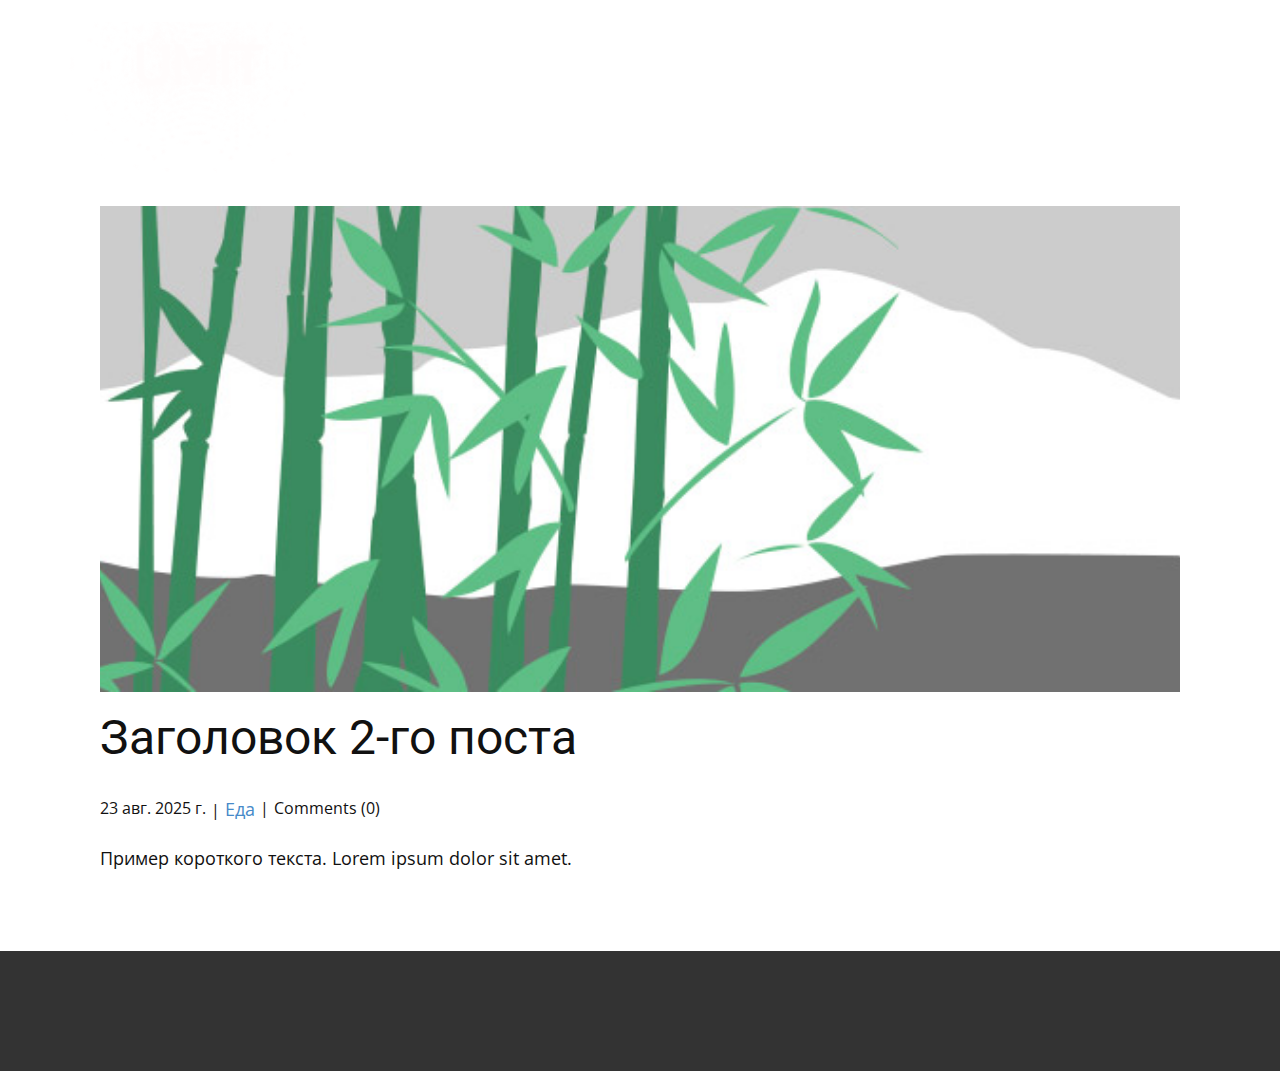
<file: blog/пост-1.html>
<!DOCTYPE html>
<html style="font-size: 16px;" lang="ru"><head>
    <meta name="viewport" content="width=device-width, initial-scale=1.0">
    <meta charset="utf-8">
    <meta name="keywords" content="Заголовок 1-го поста">
    <meta name="description" content="">
    <title>Заголовок 2-го поста</title>
    <link rel="stylesheet" href="../nicepage.css" media="screen">
<link rel="stylesheet" href="../Post-Template.css" media="screen">
    <script class="u-script" type="text/javascript" src="../jquery.js" defer=""></script>
    <script class="u-script" type="text/javascript" src="../nicepage.js" defer=""></script>
    <meta name="generator" content="Nicepage 7.12.8, nicepage.com">
    
    
    
    <link id="u-page-google-font" rel="stylesheet" href="https://fonts.googleapis.com/css2?display=swap&amp;family=Roboto:ital,wght@0,100;0,200;0,300;0,400;0,500;0,600;0,700;0,800;0,900;1,100;1,200;1,300;1,400;1,500;1,600;1,700;1,800;1,900&amp;family=Open+Sans:ital,wght@0,300;0,400;0,500;0,600;0,700;0,800;1,300;1,400;1,500;1,600;1,700;1,800">
    <script type="application/ld+json">{
		"@context": "http://schema.org",
		"@type": "Organization",
		"name": "Site1",
		"logo": "images/MIT.png"
}</script>
    <meta name="theme-color" content="#478ac9">
  <meta data-intl-tel-input-cdn-path="intlTelInput/"></head>
  <body data-path-to-root="./" data-include-products="false" class="u-body u-xl-mode" data-lang="ru"><header class="u-clearfix u-header u-header" id="header"><div class="u-clearfix u-sheet u-valign-middle-lg u-valign-middle-md u-valign-middle-sm u-sheet-1">
        <a href="#" class="u-image u-logo u-image-1" data-image-width="822" data-image-height="410">
          <img src="../images/MIT.png" class="u-logo-image u-logo-image-1">
        </a>
      </div></header>
    <section class="u-align-center u-clearfix u-section-1" id="block-1">
      <div class="u-clearfix u-sheet u-valign-middle-md u-valign-middle-sm u-valign-middle-xs u-sheet-1"><!--post_details--><!--post_details_options_json--><!--{"source":""}--><!--/post_details_options_json--><!--blog_post-->
        <div class="u-container-style u-expanded-width u-post-details u-post-details-1">
          <div class="u-container-layout u-valign-middle u-container-layout-1"><!--blog_post_image-->
            <img alt="" class="u-blog-control u-expanded-width u-image u-image-default u-image-1" src="../images/68f64b9d.jpeg"><!--/blog_post_image--><!--blog_post_header-->
            <h2 class="u-blog-control u-text u-text-1">Заголовок 2-го поста</h2><!--/blog_post_header--><!--blog_post_metadata-->
            <div class="u-blog-control u-metadata u-metadata-1"><!--blog_post_metadata_date--><span class="u-meta-date u-meta-icon">23 авг. 2025 г.</span><!--/blog_post_metadata_date--><!--blog_post_metadata_category--><span class="u-meta-category u-meta-icon"><a href="/blog/blog.html#/blog-1///1">Еда</a></span><!--/blog_post_metadata_category--><!--blog_post_metadata_comments--><span class="u-meta-comments u-meta-icon"><!--blog_post_metadata_comments_content-->Comments (0)<!--/blog_post_metadata_comments_content--></span><!--/blog_post_metadata_comments-->
            </div><!--/blog_post_metadata--><!--blog_post_content-->
            <div class="u-align-justify u-blog-control u-post-content u-text u-text-2 fr-view">
  <p>Пример короткого текста. Lorem ipsum dolor sit amet.</p>
  </div><!--/blog_post_content-->
          </div>
        </div><!--/blog_post--><!--/post_details-->
      </div>
    </section>
    
    
    
    <footer class="u-align-center u-clearfix u-container-align-center u-footer u-grey-80 u-footer" id="footer"><div class="u-clearfix u-sheet u-sheet-1"></div></footer>
  
</body></html>
</file>
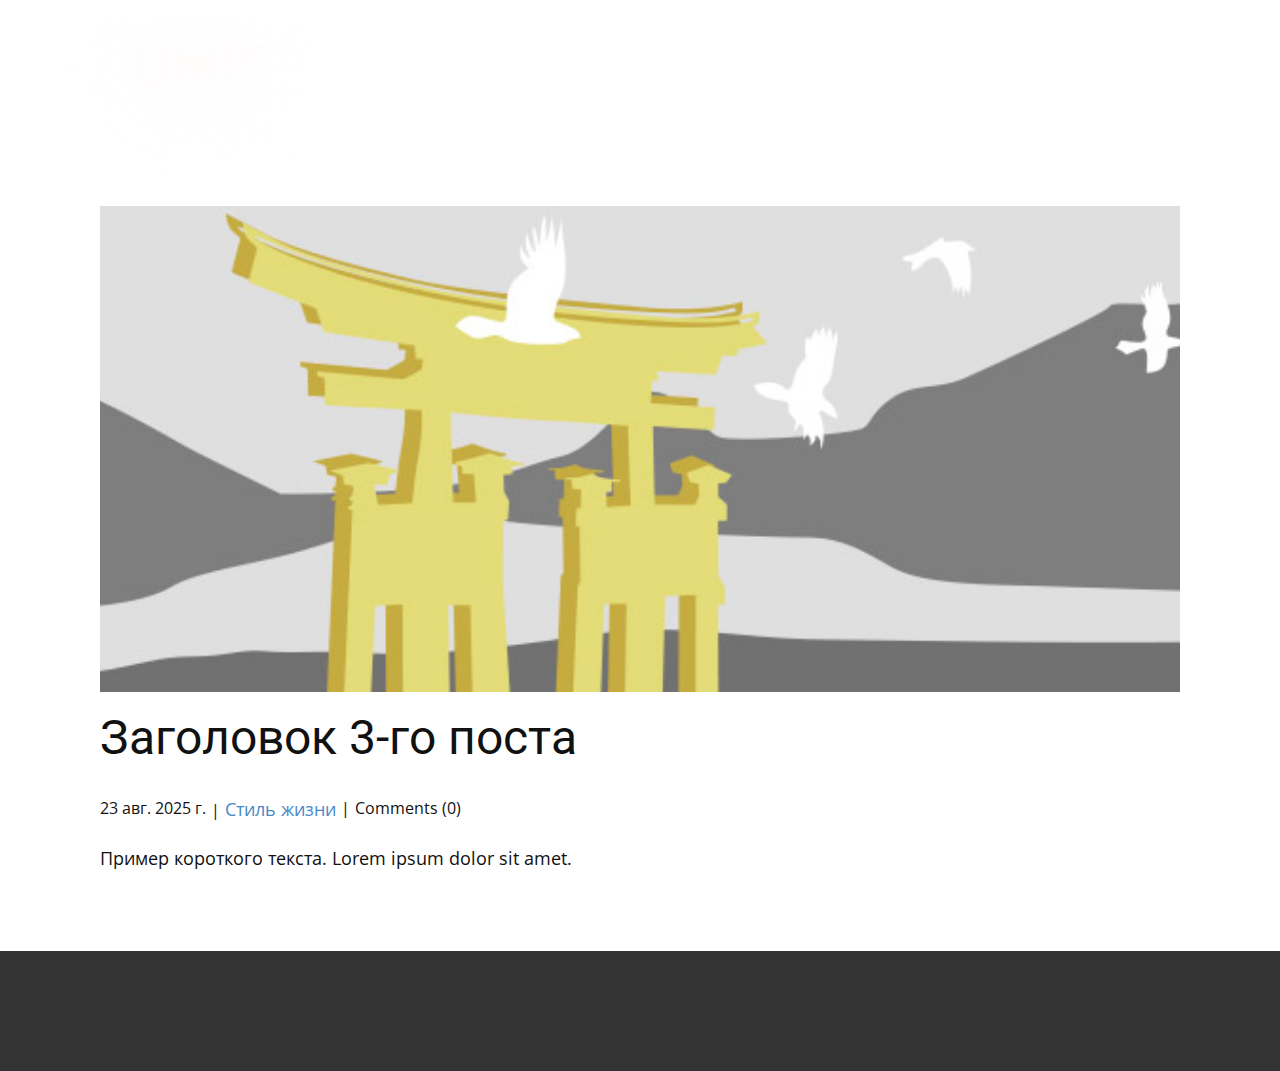
<file: blog/пост-2.html>
<!DOCTYPE html>
<html style="font-size: 16px;" lang="ru"><head>
    <meta name="viewport" content="width=device-width, initial-scale=1.0">
    <meta charset="utf-8">
    <meta name="keywords" content="Заголовок 1-го поста">
    <meta name="description" content="">
    <title>Заголовок 3-го поста</title>
    <link rel="stylesheet" href="../nicepage.css" media="screen">
<link rel="stylesheet" href="../Post-Template.css" media="screen">
    <script class="u-script" type="text/javascript" src="../jquery.js" defer=""></script>
    <script class="u-script" type="text/javascript" src="../nicepage.js" defer=""></script>
    <meta name="generator" content="Nicepage 7.12.8, nicepage.com">
    
    
    
    <link id="u-page-google-font" rel="stylesheet" href="https://fonts.googleapis.com/css2?display=swap&amp;family=Roboto:ital,wght@0,100;0,200;0,300;0,400;0,500;0,600;0,700;0,800;0,900;1,100;1,200;1,300;1,400;1,500;1,600;1,700;1,800;1,900&amp;family=Open+Sans:ital,wght@0,300;0,400;0,500;0,600;0,700;0,800;1,300;1,400;1,500;1,600;1,700;1,800">
    <script type="application/ld+json">{
		"@context": "http://schema.org",
		"@type": "Organization",
		"name": "Site1",
		"logo": "images/MIT.png"
}</script>
    <meta name="theme-color" content="#478ac9">
  <meta data-intl-tel-input-cdn-path="intlTelInput/"></head>
  <body data-path-to-root="./" data-include-products="false" class="u-body u-xl-mode" data-lang="ru"><header class="u-clearfix u-header u-header" id="header"><div class="u-clearfix u-sheet u-valign-middle-lg u-valign-middle-md u-valign-middle-sm u-sheet-1">
        <a href="#" class="u-image u-logo u-image-1" data-image-width="822" data-image-height="410">
          <img src="../images/MIT.png" class="u-logo-image u-logo-image-1">
        </a>
      </div></header>
    <section class="u-align-center u-clearfix u-section-1" id="block-1">
      <div class="u-clearfix u-sheet u-valign-middle-md u-valign-middle-sm u-valign-middle-xs u-sheet-1"><!--post_details--><!--post_details_options_json--><!--{"source":""}--><!--/post_details_options_json--><!--blog_post-->
        <div class="u-container-style u-expanded-width u-post-details u-post-details-1">
          <div class="u-container-layout u-valign-middle u-container-layout-1"><!--blog_post_image-->
            <img alt="" class="u-blog-control u-expanded-width u-image u-image-default u-image-1" src="../images/8ad73f3c.jpeg"><!--/blog_post_image--><!--blog_post_header-->
            <h2 class="u-blog-control u-text u-text-1">Заголовок 3-го поста</h2><!--/blog_post_header--><!--blog_post_metadata-->
            <div class="u-blog-control u-metadata u-metadata-1"><!--blog_post_metadata_date--><span class="u-meta-date u-meta-icon">23 авг. 2025 г.</span><!--/blog_post_metadata_date--><!--blog_post_metadata_category--><span class="u-meta-category u-meta-icon"><a href="/blog/blog.html#/blog-1///3">Стиль жизни</a></span><!--/blog_post_metadata_category--><!--blog_post_metadata_comments--><span class="u-meta-comments u-meta-icon"><!--blog_post_metadata_comments_content-->Comments (0)<!--/blog_post_metadata_comments_content--></span><!--/blog_post_metadata_comments-->
            </div><!--/blog_post_metadata--><!--blog_post_content-->
            <div class="u-align-justify u-blog-control u-post-content u-text u-text-2 fr-view">
  <p>Пример короткого текста. Lorem ipsum dolor sit amet.</p>
  </div><!--/blog_post_content-->
          </div>
        </div><!--/blog_post--><!--/post_details-->
      </div>
    </section>
    
    
    
    <footer class="u-align-center u-clearfix u-container-align-center u-footer u-grey-80 u-footer" id="footer"><div class="u-clearfix u-sheet u-sheet-1"></div></footer>
  
</body></html>
</file>
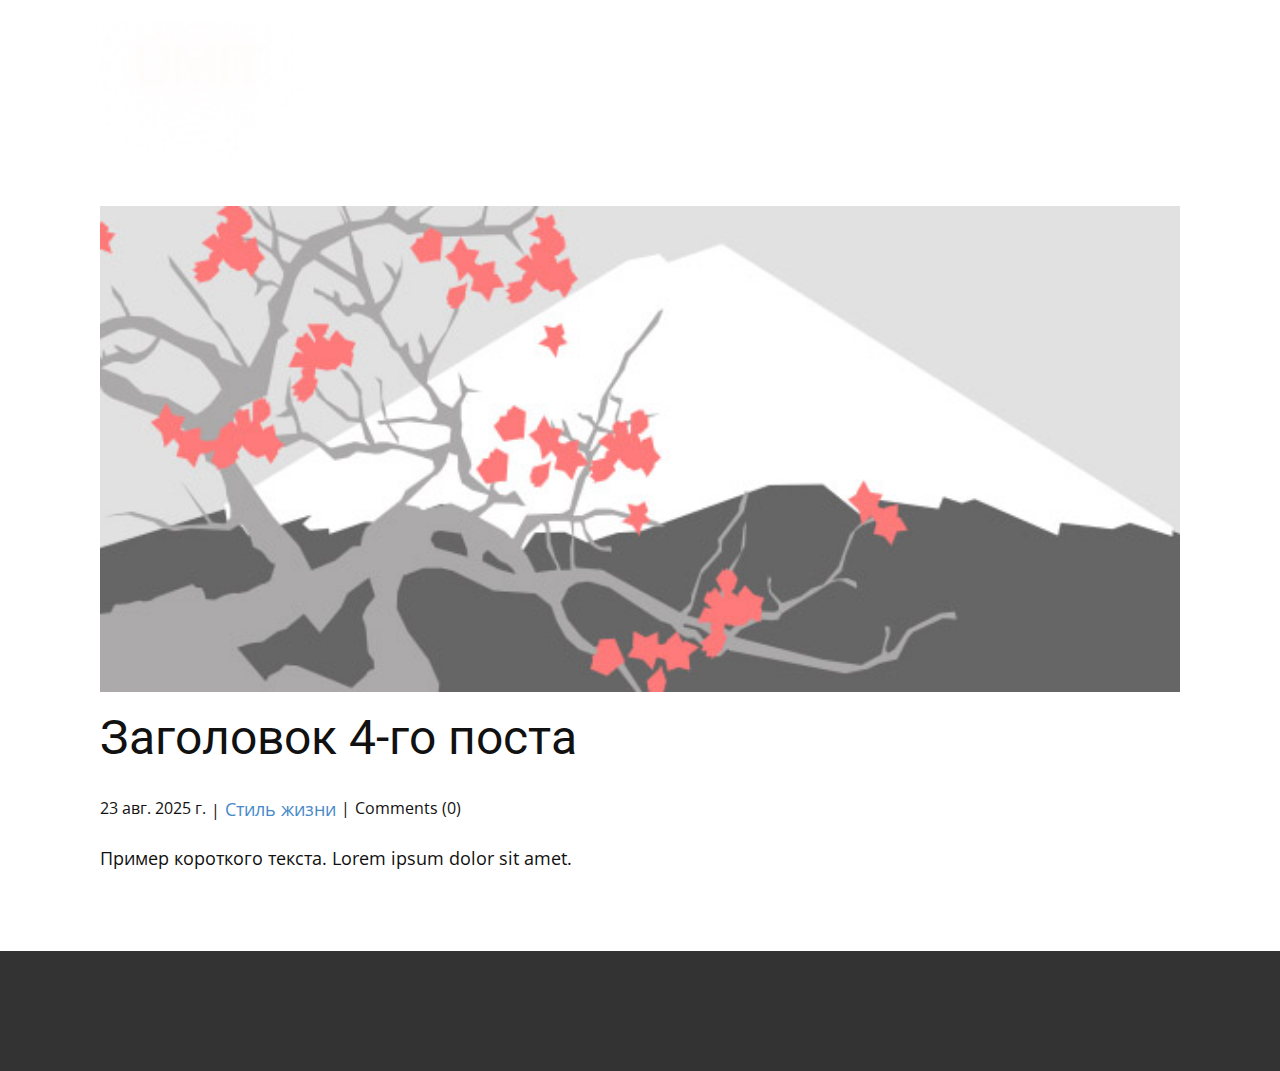
<file: blog/пост-3.html>
<!DOCTYPE html>
<html style="font-size: 16px;" lang="ru"><head>
    <meta name="viewport" content="width=device-width, initial-scale=1.0">
    <meta charset="utf-8">
    <meta name="keywords" content="Заголовок 1-го поста">
    <meta name="description" content="">
    <title>Заголовок 4-го поста</title>
    <link rel="stylesheet" href="../nicepage.css" media="screen">
<link rel="stylesheet" href="../Post-Template.css" media="screen">
    <script class="u-script" type="text/javascript" src="../jquery.js" defer=""></script>
    <script class="u-script" type="text/javascript" src="../nicepage.js" defer=""></script>
    <meta name="generator" content="Nicepage 7.12.8, nicepage.com">
    
    
    
    <link id="u-page-google-font" rel="stylesheet" href="https://fonts.googleapis.com/css2?display=swap&amp;family=Roboto:ital,wght@0,100;0,200;0,300;0,400;0,500;0,600;0,700;0,800;0,900;1,100;1,200;1,300;1,400;1,500;1,600;1,700;1,800;1,900&amp;family=Open+Sans:ital,wght@0,300;0,400;0,500;0,600;0,700;0,800;1,300;1,400;1,500;1,600;1,700;1,800">
    <script type="application/ld+json">{
		"@context": "http://schema.org",
		"@type": "Organization",
		"name": "Site1",
		"logo": "images/MIT.png"
}</script>
    <meta name="theme-color" content="#478ac9">
  <meta data-intl-tel-input-cdn-path="intlTelInput/"></head>
  <body data-path-to-root="./" data-include-products="false" class="u-body u-xl-mode" data-lang="ru"><header class="u-clearfix u-header u-header" id="header"><div class="u-clearfix u-sheet u-valign-middle-lg u-valign-middle-md u-valign-middle-sm u-sheet-1">
        <a href="#" class="u-image u-logo u-image-1" data-image-width="822" data-image-height="410">
          <img src="../images/MIT.png" class="u-logo-image u-logo-image-1">
        </a>
      </div></header>
    <section class="u-align-center u-clearfix u-section-1" id="block-1">
      <div class="u-clearfix u-sheet u-valign-middle-md u-valign-middle-sm u-valign-middle-xs u-sheet-1"><!--post_details--><!--post_details_options_json--><!--{"source":""}--><!--/post_details_options_json--><!--blog_post-->
        <div class="u-container-style u-expanded-width u-post-details u-post-details-1">
          <div class="u-container-layout u-valign-middle u-container-layout-1"><!--blog_post_image-->
            <img alt="" class="u-blog-control u-expanded-width u-image u-image-default u-image-1" src="../images/0fd3416c.jpeg"><!--/blog_post_image--><!--blog_post_header-->
            <h2 class="u-blog-control u-text u-text-1">Заголовок 4-го поста</h2><!--/blog_post_header--><!--blog_post_metadata-->
            <div class="u-blog-control u-metadata u-metadata-1"><!--blog_post_metadata_date--><span class="u-meta-date u-meta-icon">23 авг. 2025 г.</span><!--/blog_post_metadata_date--><!--blog_post_metadata_category--><span class="u-meta-category u-meta-icon"><a href="/blog/blog.html#/blog-1///3">Стиль жизни</a></span><!--/blog_post_metadata_category--><!--blog_post_metadata_comments--><span class="u-meta-comments u-meta-icon"><!--blog_post_metadata_comments_content-->Comments (0)<!--/blog_post_metadata_comments_content--></span><!--/blog_post_metadata_comments-->
            </div><!--/blog_post_metadata--><!--blog_post_content-->
            <div class="u-align-justify u-blog-control u-post-content u-text u-text-2 fr-view">
  <p>Пример короткого текста. Lorem ipsum dolor sit amet.</p>
  </div><!--/blog_post_content-->
          </div>
        </div><!--/blog_post--><!--/post_details-->
      </div>
    </section>
    
    
    
    <footer class="u-align-center u-clearfix u-container-align-center u-footer u-grey-80 u-footer" id="footer"><div class="u-clearfix u-sheet u-sheet-1"></div></footer>
  
</body></html>
</file>
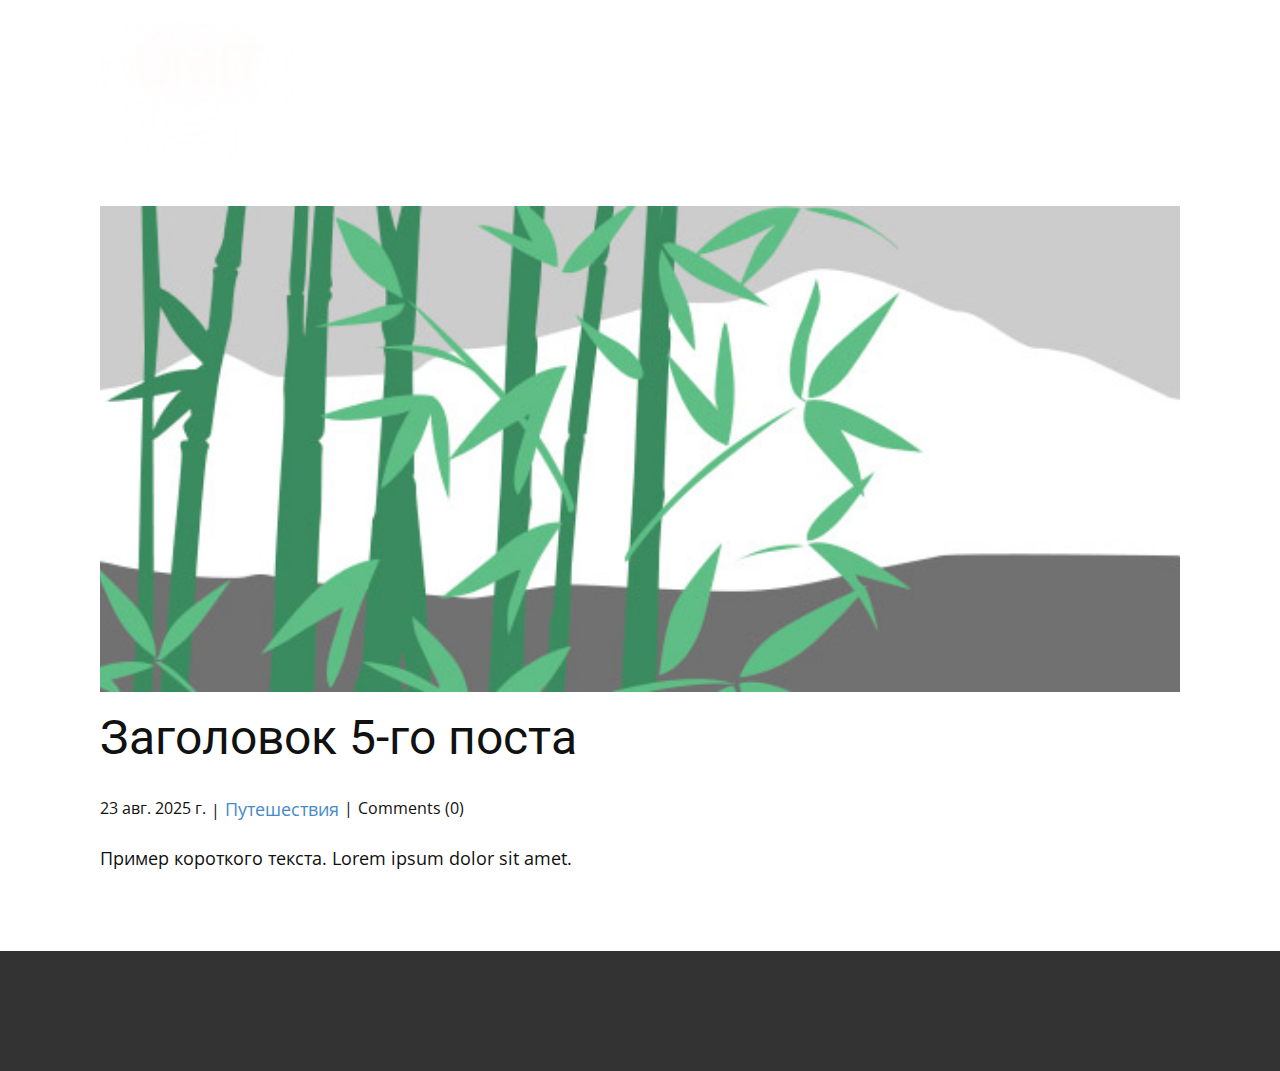
<file: blog/пост-4.html>
<!DOCTYPE html>
<html style="font-size: 16px;" lang="ru"><head>
    <meta name="viewport" content="width=device-width, initial-scale=1.0">
    <meta charset="utf-8">
    <meta name="keywords" content="Заголовок 1-го поста">
    <meta name="description" content="">
    <title>Заголовок 5-го поста</title>
    <link rel="stylesheet" href="../nicepage.css" media="screen">
<link rel="stylesheet" href="../Post-Template.css" media="screen">
    <script class="u-script" type="text/javascript" src="../jquery.js" defer=""></script>
    <script class="u-script" type="text/javascript" src="../nicepage.js" defer=""></script>
    <meta name="generator" content="Nicepage 7.12.8, nicepage.com">
    
    
    
    <link id="u-page-google-font" rel="stylesheet" href="https://fonts.googleapis.com/css2?display=swap&amp;family=Roboto:ital,wght@0,100;0,200;0,300;0,400;0,500;0,600;0,700;0,800;0,900;1,100;1,200;1,300;1,400;1,500;1,600;1,700;1,800;1,900&amp;family=Open+Sans:ital,wght@0,300;0,400;0,500;0,600;0,700;0,800;1,300;1,400;1,500;1,600;1,700;1,800">
    <script type="application/ld+json">{
		"@context": "http://schema.org",
		"@type": "Organization",
		"name": "Site1",
		"logo": "images/MIT.png"
}</script>
    <meta name="theme-color" content="#478ac9">
  <meta data-intl-tel-input-cdn-path="intlTelInput/"></head>
  <body data-path-to-root="./" data-include-products="false" class="u-body u-xl-mode" data-lang="ru"><header class="u-clearfix u-header u-header" id="header"><div class="u-clearfix u-sheet u-valign-middle-lg u-valign-middle-md u-valign-middle-sm u-sheet-1">
        <a href="#" class="u-image u-logo u-image-1" data-image-width="822" data-image-height="410">
          <img src="../images/MIT.png" class="u-logo-image u-logo-image-1">
        </a>
      </div></header>
    <section class="u-align-center u-clearfix u-section-1" id="block-1">
      <div class="u-clearfix u-sheet u-valign-middle-md u-valign-middle-sm u-valign-middle-xs u-sheet-1"><!--post_details--><!--post_details_options_json--><!--{"source":""}--><!--/post_details_options_json--><!--blog_post-->
        <div class="u-container-style u-expanded-width u-post-details u-post-details-1">
          <div class="u-container-layout u-valign-middle u-container-layout-1"><!--blog_post_image-->
            <img alt="" class="u-blog-control u-expanded-width u-image u-image-default u-image-1" src="../images/68f64b9d.jpeg"><!--/blog_post_image--><!--blog_post_header-->
            <h2 class="u-blog-control u-text u-text-1">Заголовок 5-го поста</h2><!--/blog_post_header--><!--blog_post_metadata-->
            <div class="u-blog-control u-metadata u-metadata-1"><!--blog_post_metadata_date--><span class="u-meta-date u-meta-icon">23 авг. 2025 г.</span><!--/blog_post_metadata_date--><!--blog_post_metadata_category--><span class="u-meta-category u-meta-icon"><a href="/blog/blog.html#/blog-1///2">Путешествия</a></span><!--/blog_post_metadata_category--><!--blog_post_metadata_comments--><span class="u-meta-comments u-meta-icon"><!--blog_post_metadata_comments_content-->Comments (0)<!--/blog_post_metadata_comments_content--></span><!--/blog_post_metadata_comments-->
            </div><!--/blog_post_metadata--><!--blog_post_content-->
            <div class="u-align-justify u-blog-control u-post-content u-text u-text-2 fr-view">
  <p>Пример короткого текста. Lorem ipsum dolor sit amet.</p>
  </div><!--/blog_post_content-->
          </div>
        </div><!--/blog_post--><!--/post_details-->
      </div>
    </section>
    
    
    
    <footer class="u-align-center u-clearfix u-container-align-center u-footer u-grey-80 u-footer" id="footer"><div class="u-clearfix u-sheet u-sheet-1"></div></footer>
  
</body></html>
</file>
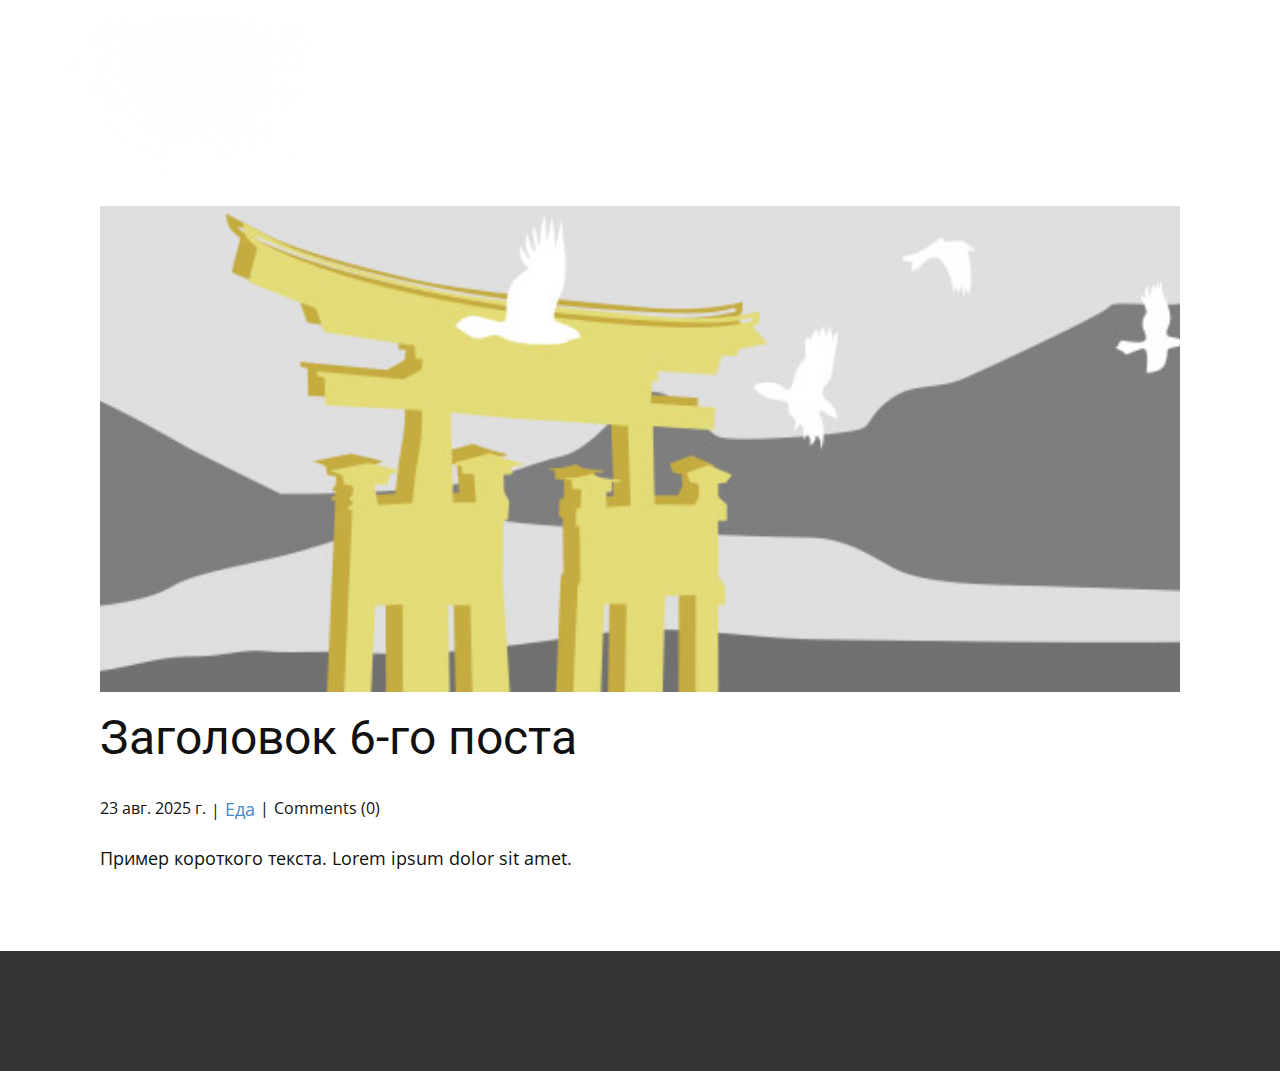
<file: blog/пост-5.html>
<!DOCTYPE html>
<html style="font-size: 16px;" lang="ru"><head>
    <meta name="viewport" content="width=device-width, initial-scale=1.0">
    <meta charset="utf-8">
    <meta name="keywords" content="Заголовок 1-го поста">
    <meta name="description" content="">
    <title>Заголовок 6-го поста</title>
    <link rel="stylesheet" href="../nicepage.css" media="screen">
<link rel="stylesheet" href="../Post-Template.css" media="screen">
    <script class="u-script" type="text/javascript" src="../jquery.js" defer=""></script>
    <script class="u-script" type="text/javascript" src="../nicepage.js" defer=""></script>
    <meta name="generator" content="Nicepage 7.12.8, nicepage.com">
    
    
    
    <link id="u-page-google-font" rel="stylesheet" href="https://fonts.googleapis.com/css2?display=swap&amp;family=Roboto:ital,wght@0,100;0,200;0,300;0,400;0,500;0,600;0,700;0,800;0,900;1,100;1,200;1,300;1,400;1,500;1,600;1,700;1,800;1,900&amp;family=Open+Sans:ital,wght@0,300;0,400;0,500;0,600;0,700;0,800;1,300;1,400;1,500;1,600;1,700;1,800">
    <script type="application/ld+json">{
		"@context": "http://schema.org",
		"@type": "Organization",
		"name": "Site1",
		"logo": "images/MIT.png"
}</script>
    <meta name="theme-color" content="#478ac9">
  <meta data-intl-tel-input-cdn-path="intlTelInput/"></head>
  <body data-path-to-root="./" data-include-products="false" class="u-body u-xl-mode" data-lang="ru"><header class="u-clearfix u-header u-header" id="header"><div class="u-clearfix u-sheet u-valign-middle-lg u-valign-middle-md u-valign-middle-sm u-sheet-1">
        <a href="#" class="u-image u-logo u-image-1" data-image-width="822" data-image-height="410">
          <img src="../images/MIT.png" class="u-logo-image u-logo-image-1">
        </a>
      </div></header>
    <section class="u-align-center u-clearfix u-section-1" id="block-1">
      <div class="u-clearfix u-sheet u-valign-middle-md u-valign-middle-sm u-valign-middle-xs u-sheet-1"><!--post_details--><!--post_details_options_json--><!--{"source":""}--><!--/post_details_options_json--><!--blog_post-->
        <div class="u-container-style u-expanded-width u-post-details u-post-details-1">
          <div class="u-container-layout u-valign-middle u-container-layout-1"><!--blog_post_image-->
            <img alt="" class="u-blog-control u-expanded-width u-image u-image-default u-image-1" src="../images/8ad73f3c.jpeg"><!--/blog_post_image--><!--blog_post_header-->
            <h2 class="u-blog-control u-text u-text-1">Заголовок 6-го поста</h2><!--/blog_post_header--><!--blog_post_metadata-->
            <div class="u-blog-control u-metadata u-metadata-1"><!--blog_post_metadata_date--><span class="u-meta-date u-meta-icon">23 авг. 2025 г.</span><!--/blog_post_metadata_date--><!--blog_post_metadata_category--><span class="u-meta-category u-meta-icon"><a href="/blog/blog.html#/blog-1///1">Еда</a></span><!--/blog_post_metadata_category--><!--blog_post_metadata_comments--><span class="u-meta-comments u-meta-icon"><!--blog_post_metadata_comments_content-->Comments (0)<!--/blog_post_metadata_comments_content--></span><!--/blog_post_metadata_comments-->
            </div><!--/blog_post_metadata--><!--blog_post_content-->
            <div class="u-align-justify u-blog-control u-post-content u-text u-text-2 fr-view">
  <p>Пример короткого текста. Lorem ipsum dolor sit amet.</p>
  </div><!--/blog_post_content-->
          </div>
        </div><!--/blog_post--><!--/post_details-->
      </div>
    </section>
    
    
    
    <footer class="u-align-center u-clearfix u-container-align-center u-footer u-grey-80 u-footer" id="footer"><div class="u-clearfix u-sheet u-sheet-1"></div></footer>
  
</body></html>
</file>
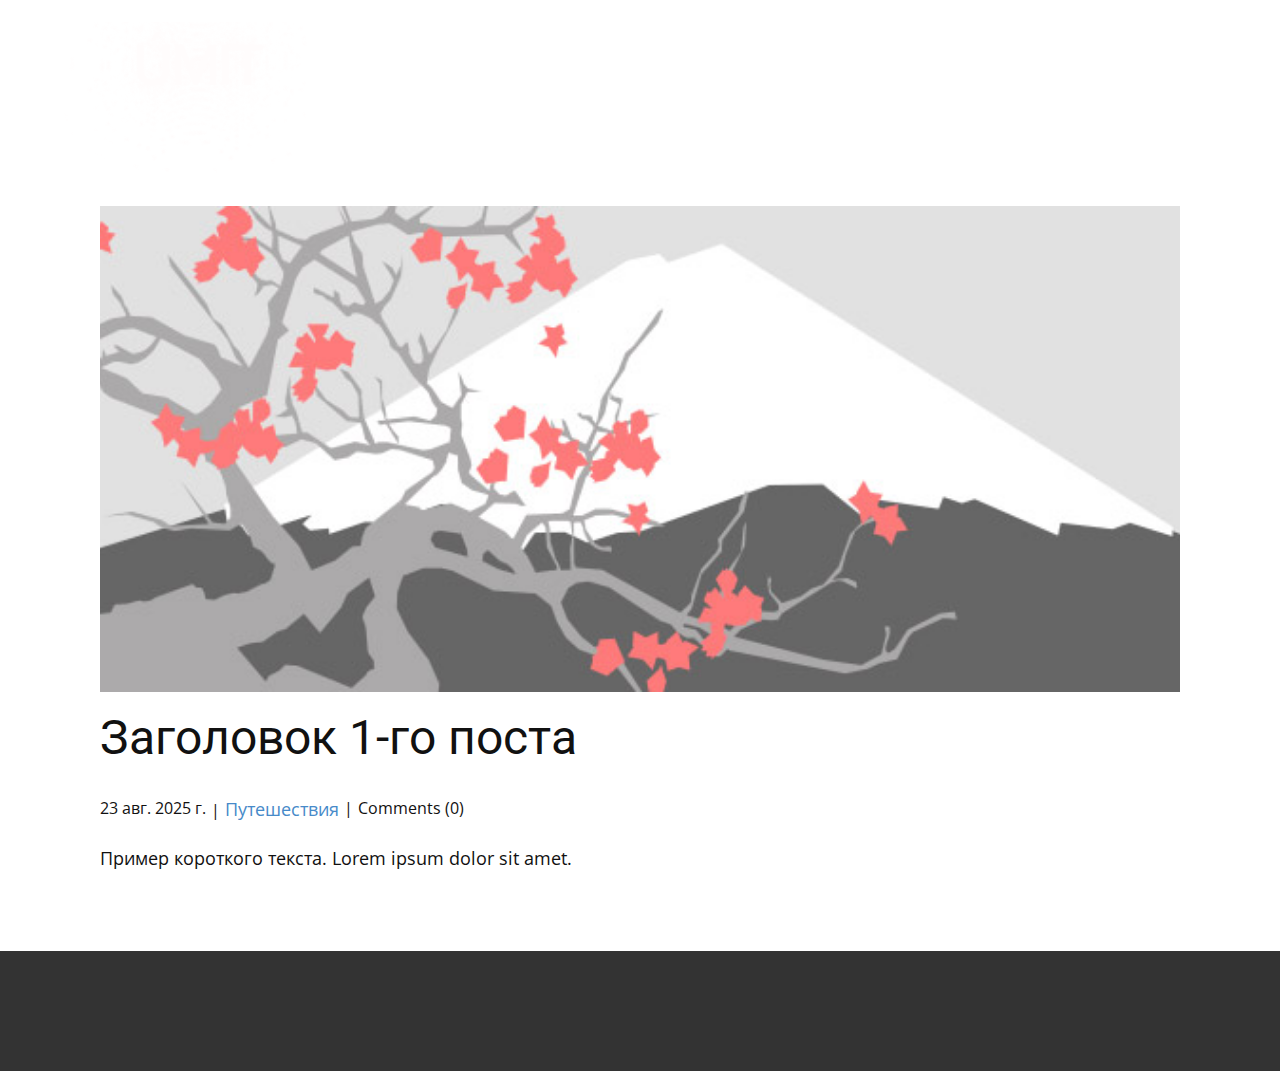
<file: blog/пост.html>
<!DOCTYPE html>
<html style="font-size: 16px;" lang="ru"><head>
    <meta name="viewport" content="width=device-width, initial-scale=1.0">
    <meta charset="utf-8">
    <meta name="keywords" content="Заголовок 1-го поста">
    <meta name="description" content="">
    <title>Заголовок 1-го поста</title>
    <link rel="stylesheet" href="../nicepage.css" media="screen">
<link rel="stylesheet" href="../Post-Template.css" media="screen">
    <script class="u-script" type="text/javascript" src="../jquery.js" defer=""></script>
    <script class="u-script" type="text/javascript" src="../nicepage.js" defer=""></script>
    <meta name="generator" content="Nicepage 7.12.8, nicepage.com">
    
    
    
    <link id="u-page-google-font" rel="stylesheet" href="https://fonts.googleapis.com/css2?display=swap&amp;family=Roboto:ital,wght@0,100;0,200;0,300;0,400;0,500;0,600;0,700;0,800;0,900;1,100;1,200;1,300;1,400;1,500;1,600;1,700;1,800;1,900&amp;family=Open+Sans:ital,wght@0,300;0,400;0,500;0,600;0,700;0,800;1,300;1,400;1,500;1,600;1,700;1,800">
    <script type="application/ld+json">{
		"@context": "http://schema.org",
		"@type": "Organization",
		"name": "Site1",
		"logo": "images/MIT.png"
}</script>
    <meta name="theme-color" content="#478ac9">
  <meta data-intl-tel-input-cdn-path="intlTelInput/"></head>
  <body data-path-to-root="./" data-include-products="false" class="u-body u-xl-mode" data-lang="ru"><header class="u-clearfix u-header u-header" id="header"><div class="u-clearfix u-sheet u-valign-middle-lg u-valign-middle-md u-valign-middle-sm u-sheet-1">
        <a href="#" class="u-image u-logo u-image-1" data-image-width="822" data-image-height="410">
          <img src="../images/MIT.png" class="u-logo-image u-logo-image-1">
        </a>
      </div></header>
    <section class="u-align-center u-clearfix u-section-1" id="block-1">
      <div class="u-clearfix u-sheet u-valign-middle-md u-valign-middle-sm u-valign-middle-xs u-sheet-1"><!--post_details--><!--post_details_options_json--><!--{"source":""}--><!--/post_details_options_json--><!--blog_post-->
        <div class="u-container-style u-expanded-width u-post-details u-post-details-1">
          <div class="u-container-layout u-valign-middle u-container-layout-1"><!--blog_post_image-->
            <img alt="" class="u-blog-control u-expanded-width u-image u-image-default u-image-1" src="../images/0fd3416c.jpeg"><!--/blog_post_image--><!--blog_post_header-->
            <h2 class="u-blog-control u-text u-text-1">Заголовок 1-го поста</h2><!--/blog_post_header--><!--blog_post_metadata-->
            <div class="u-blog-control u-metadata u-metadata-1"><!--blog_post_metadata_date--><span class="u-meta-date u-meta-icon">23 авг. 2025 г.</span><!--/blog_post_metadata_date--><!--blog_post_metadata_category--><span class="u-meta-category u-meta-icon"><a href="/blog/blog.html#/blog-1///2">Путешествия</a></span><!--/blog_post_metadata_category--><!--blog_post_metadata_comments--><span class="u-meta-comments u-meta-icon"><!--blog_post_metadata_comments_content-->Comments (0)<!--/blog_post_metadata_comments_content--></span><!--/blog_post_metadata_comments-->
            </div><!--/blog_post_metadata--><!--blog_post_content-->
            <div class="u-align-justify u-blog-control u-post-content u-text u-text-2 fr-view">
  <p>Пример короткого текста. Lorem ipsum dolor sit amet.</p>
  </div><!--/blog_post_content-->
          </div>
        </div><!--/blog_post--><!--/post_details-->
      </div>
    </section>
    
    
    
    <footer class="u-align-center u-clearfix u-container-align-center u-footer u-grey-80 u-footer" id="footer"><div class="u-clearfix u-sheet u-sheet-1"></div></footer>
  
</body></html>
</file>
